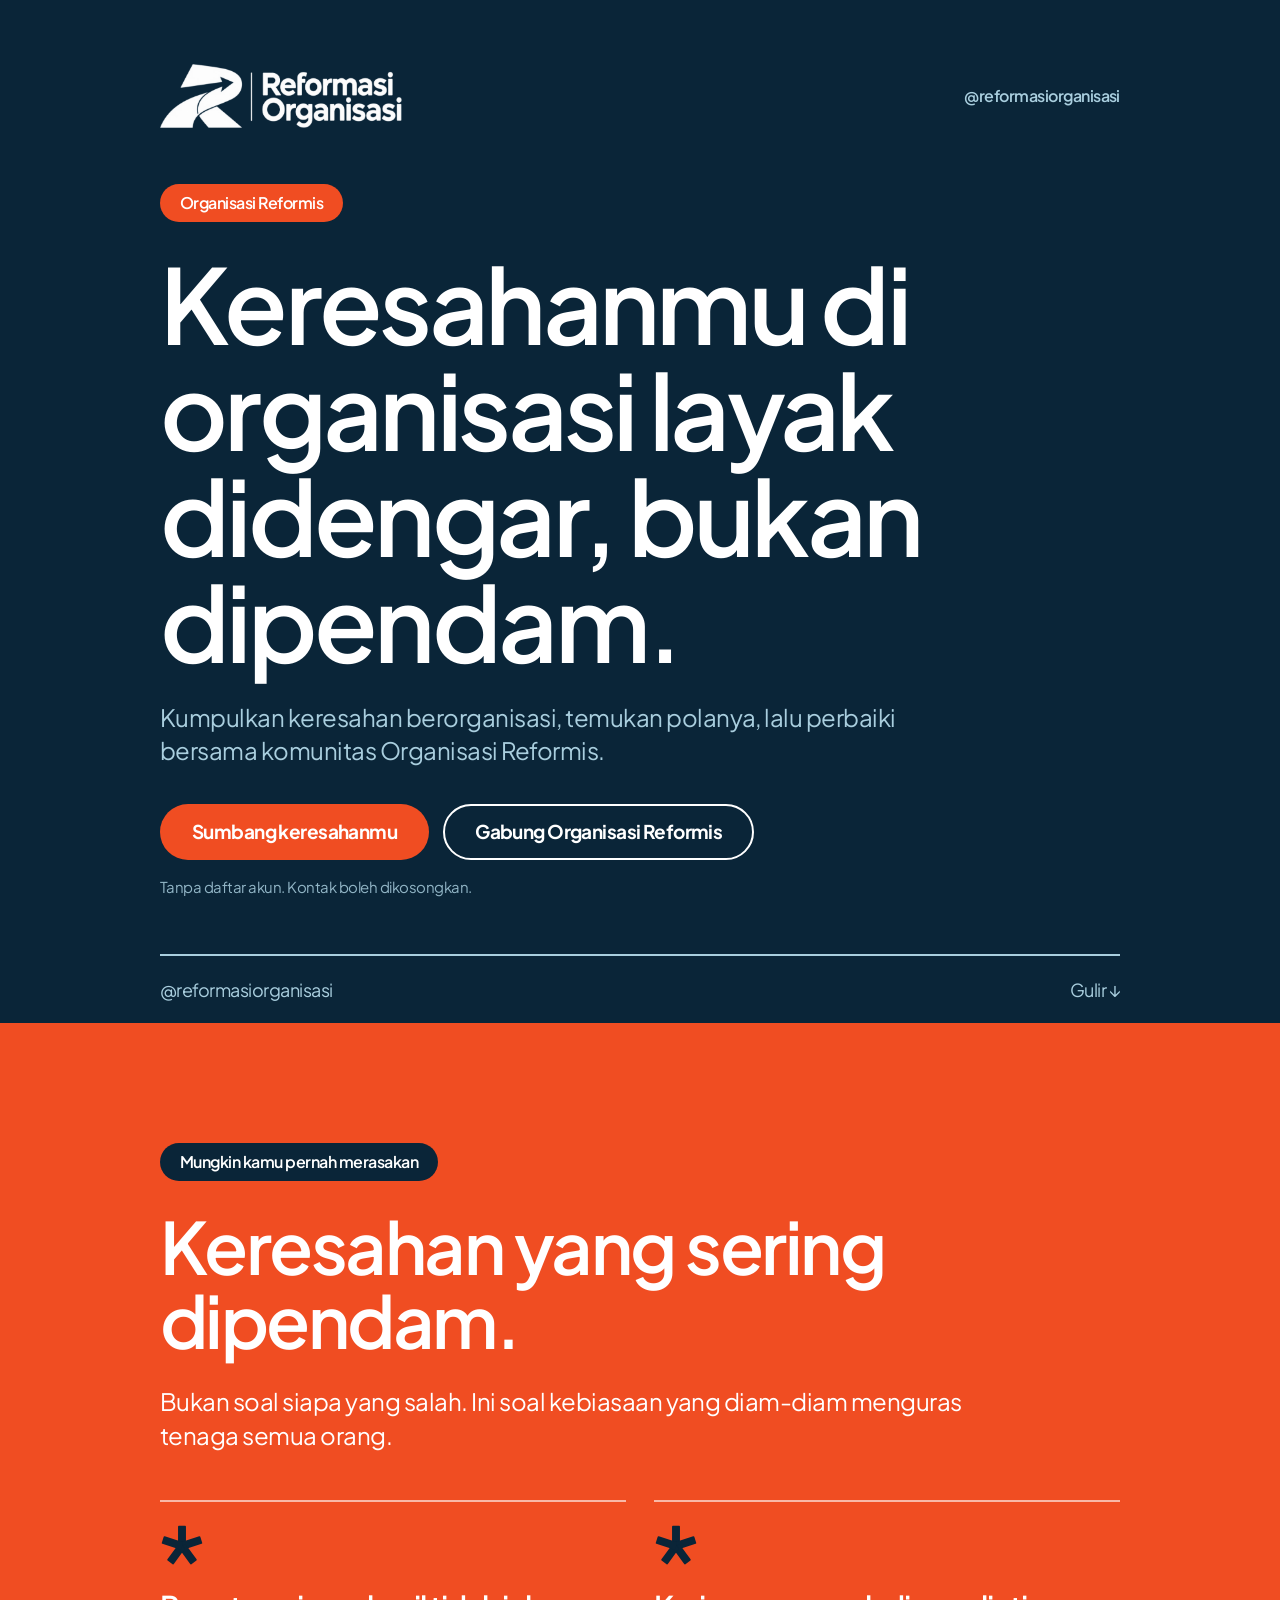
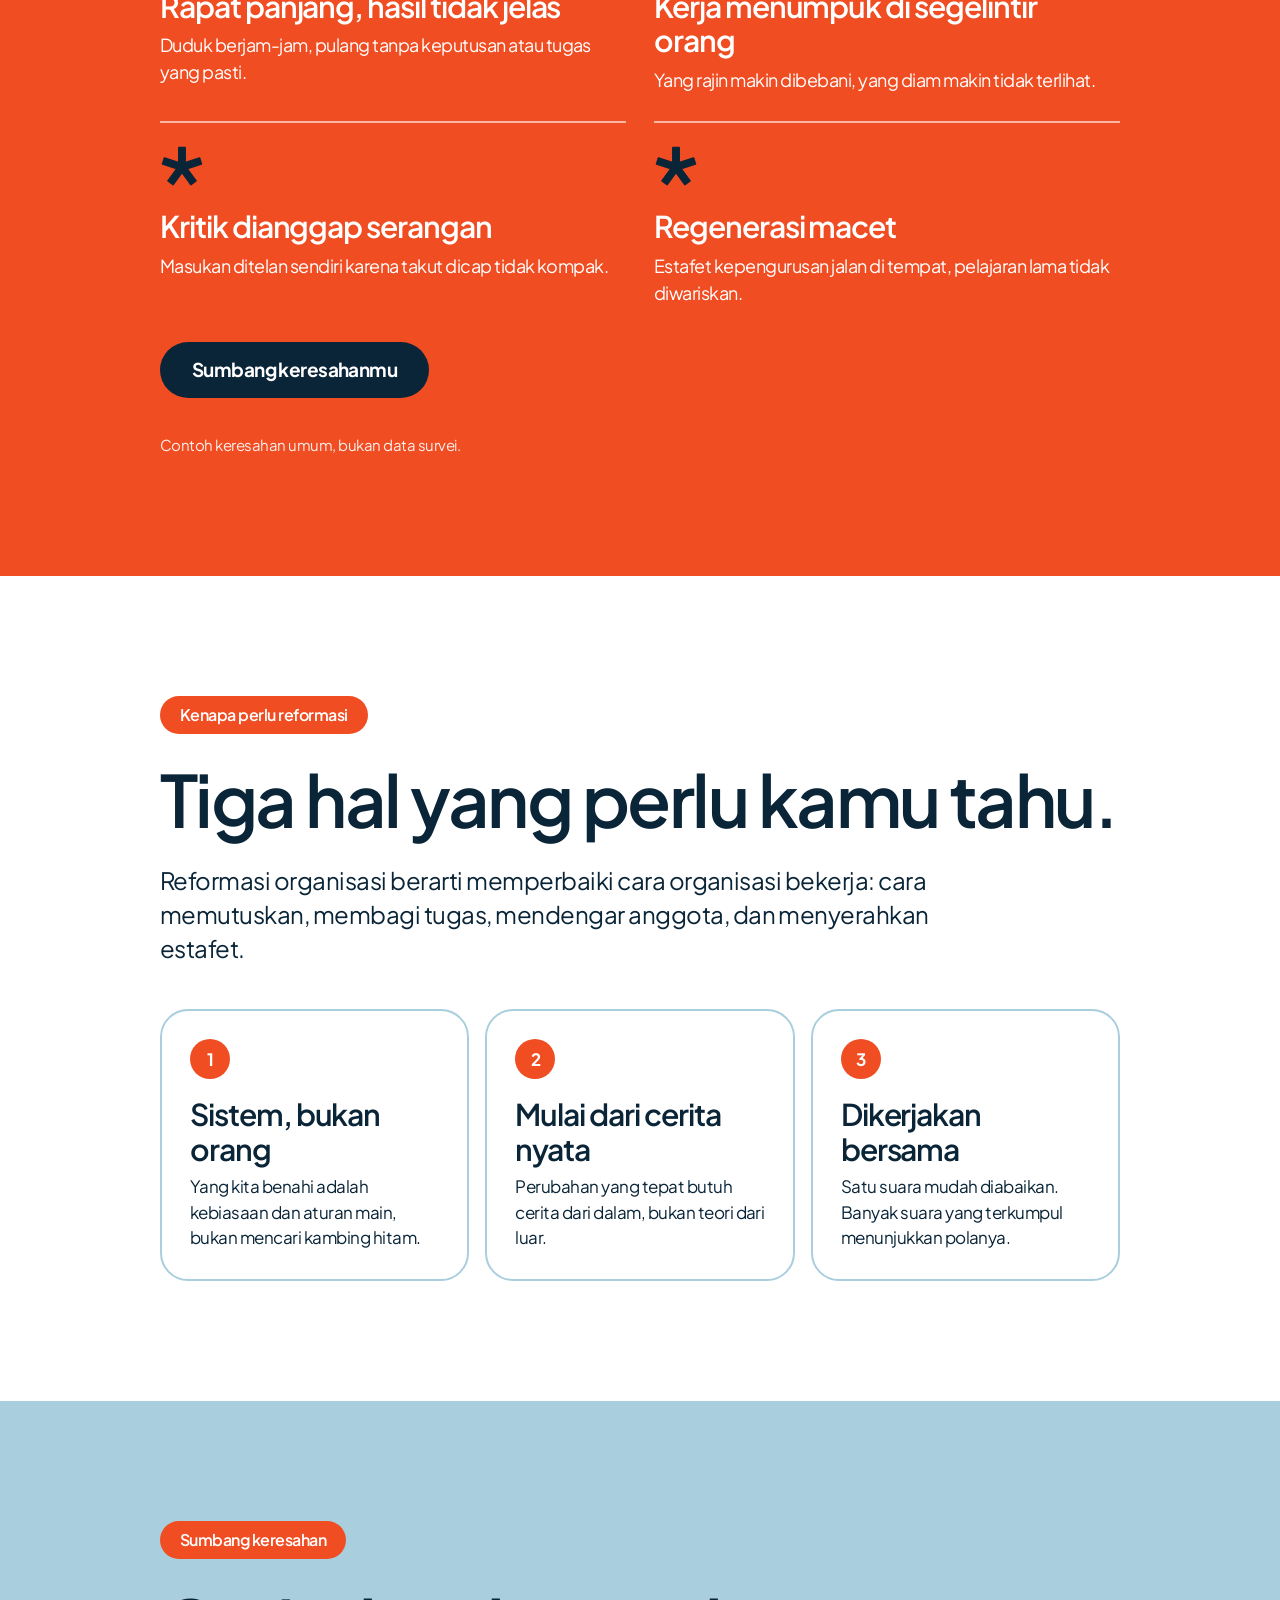
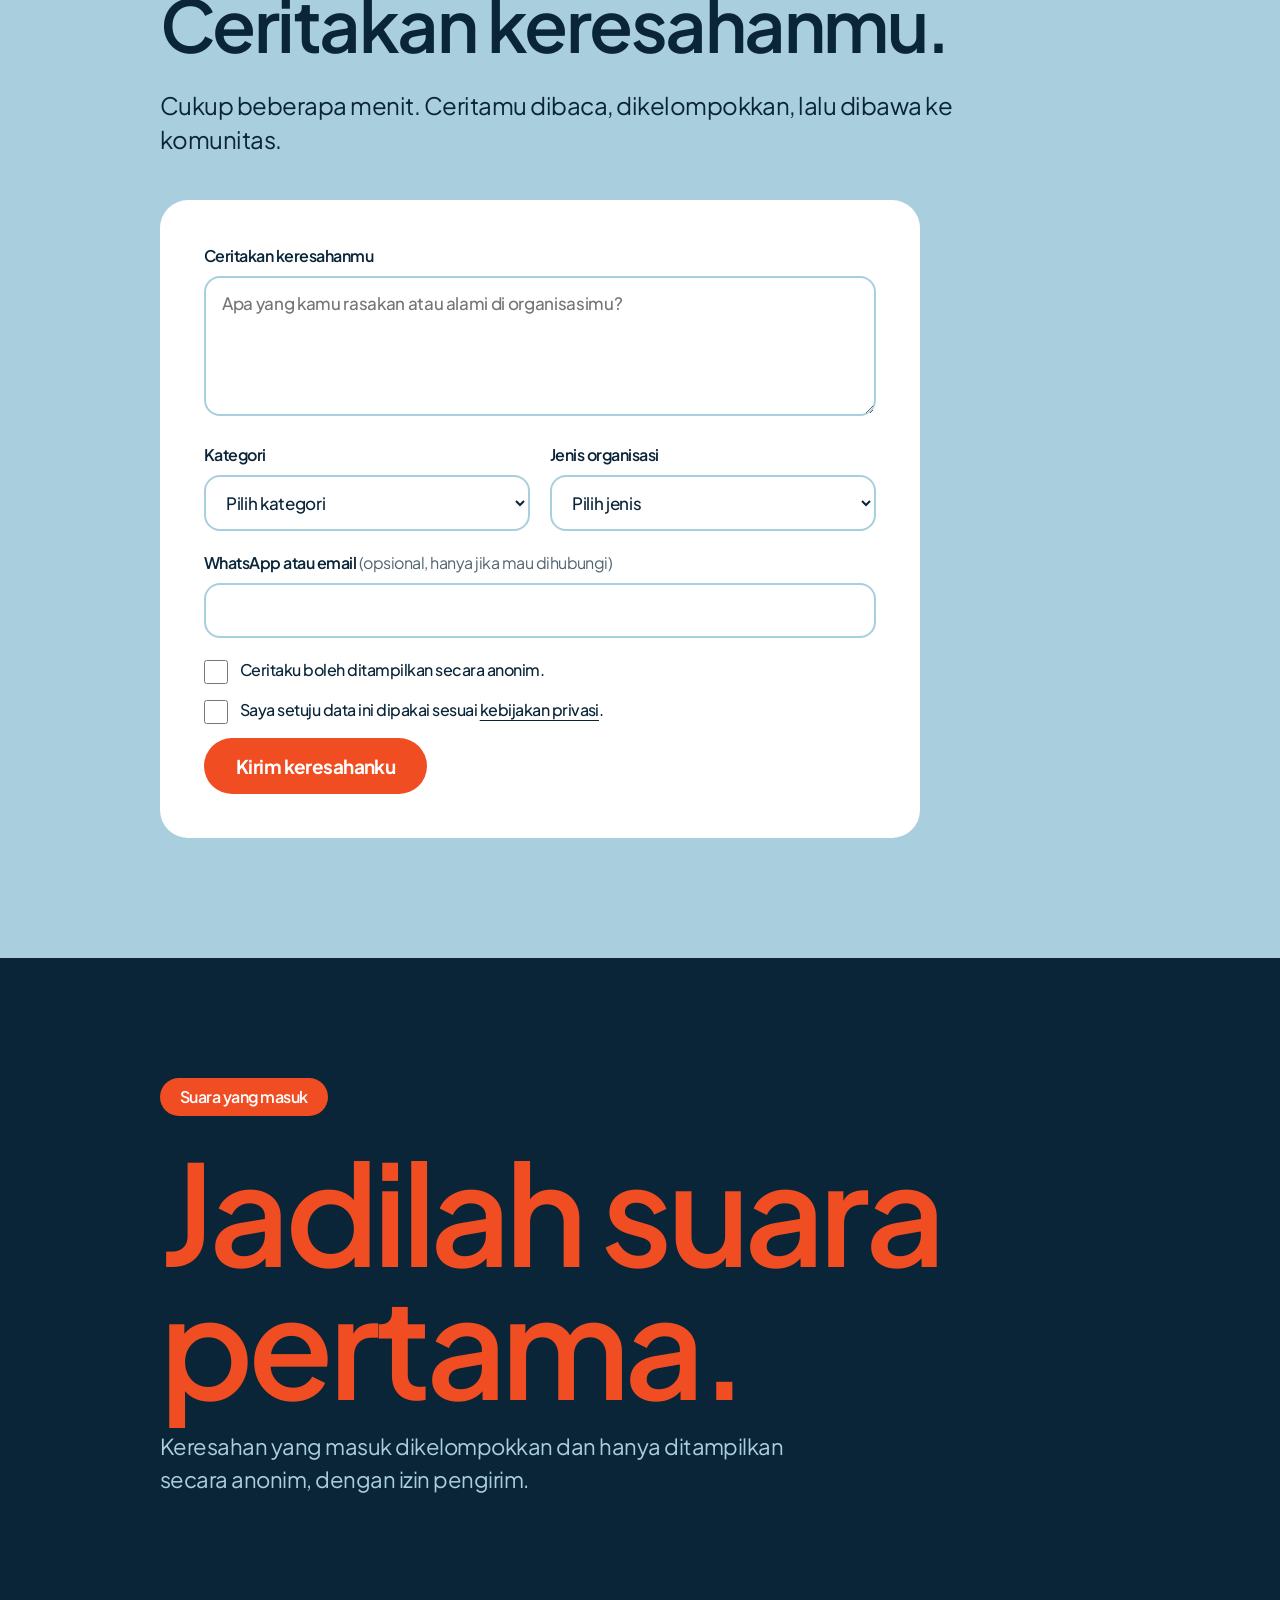
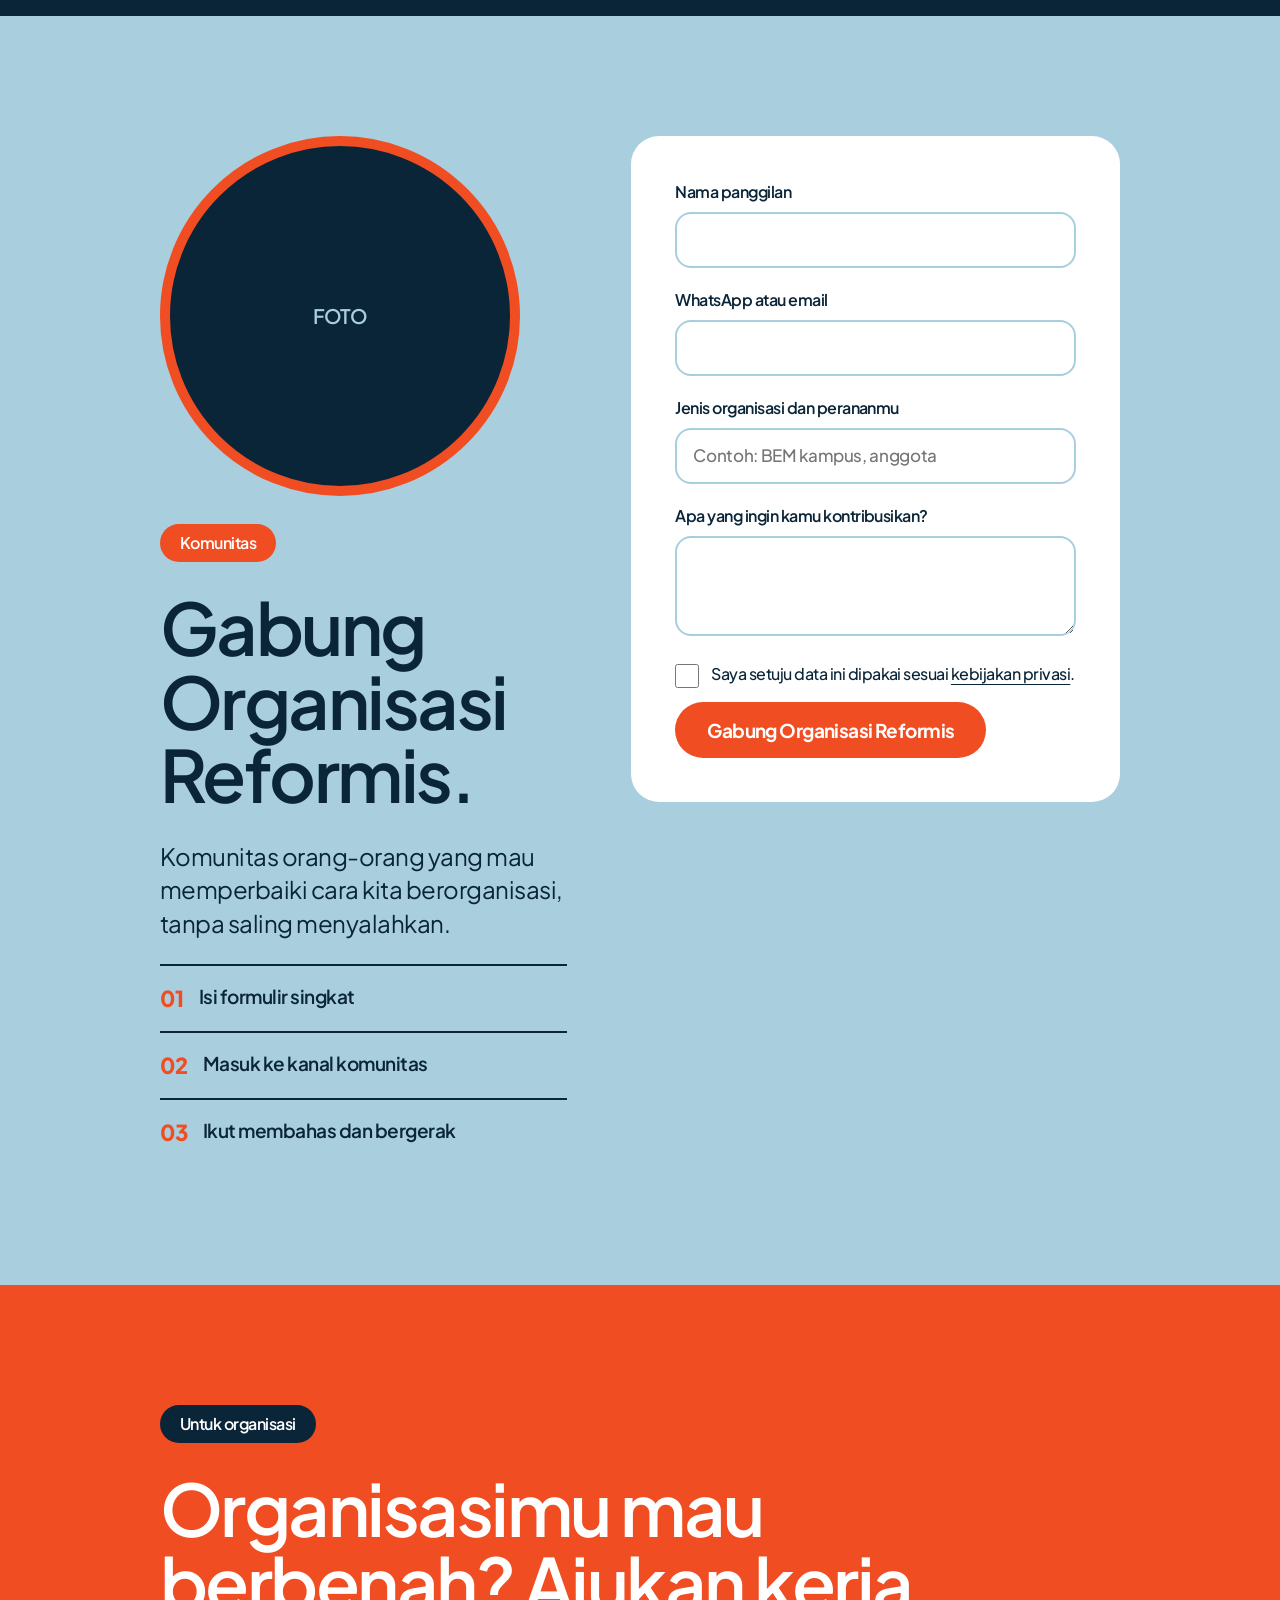
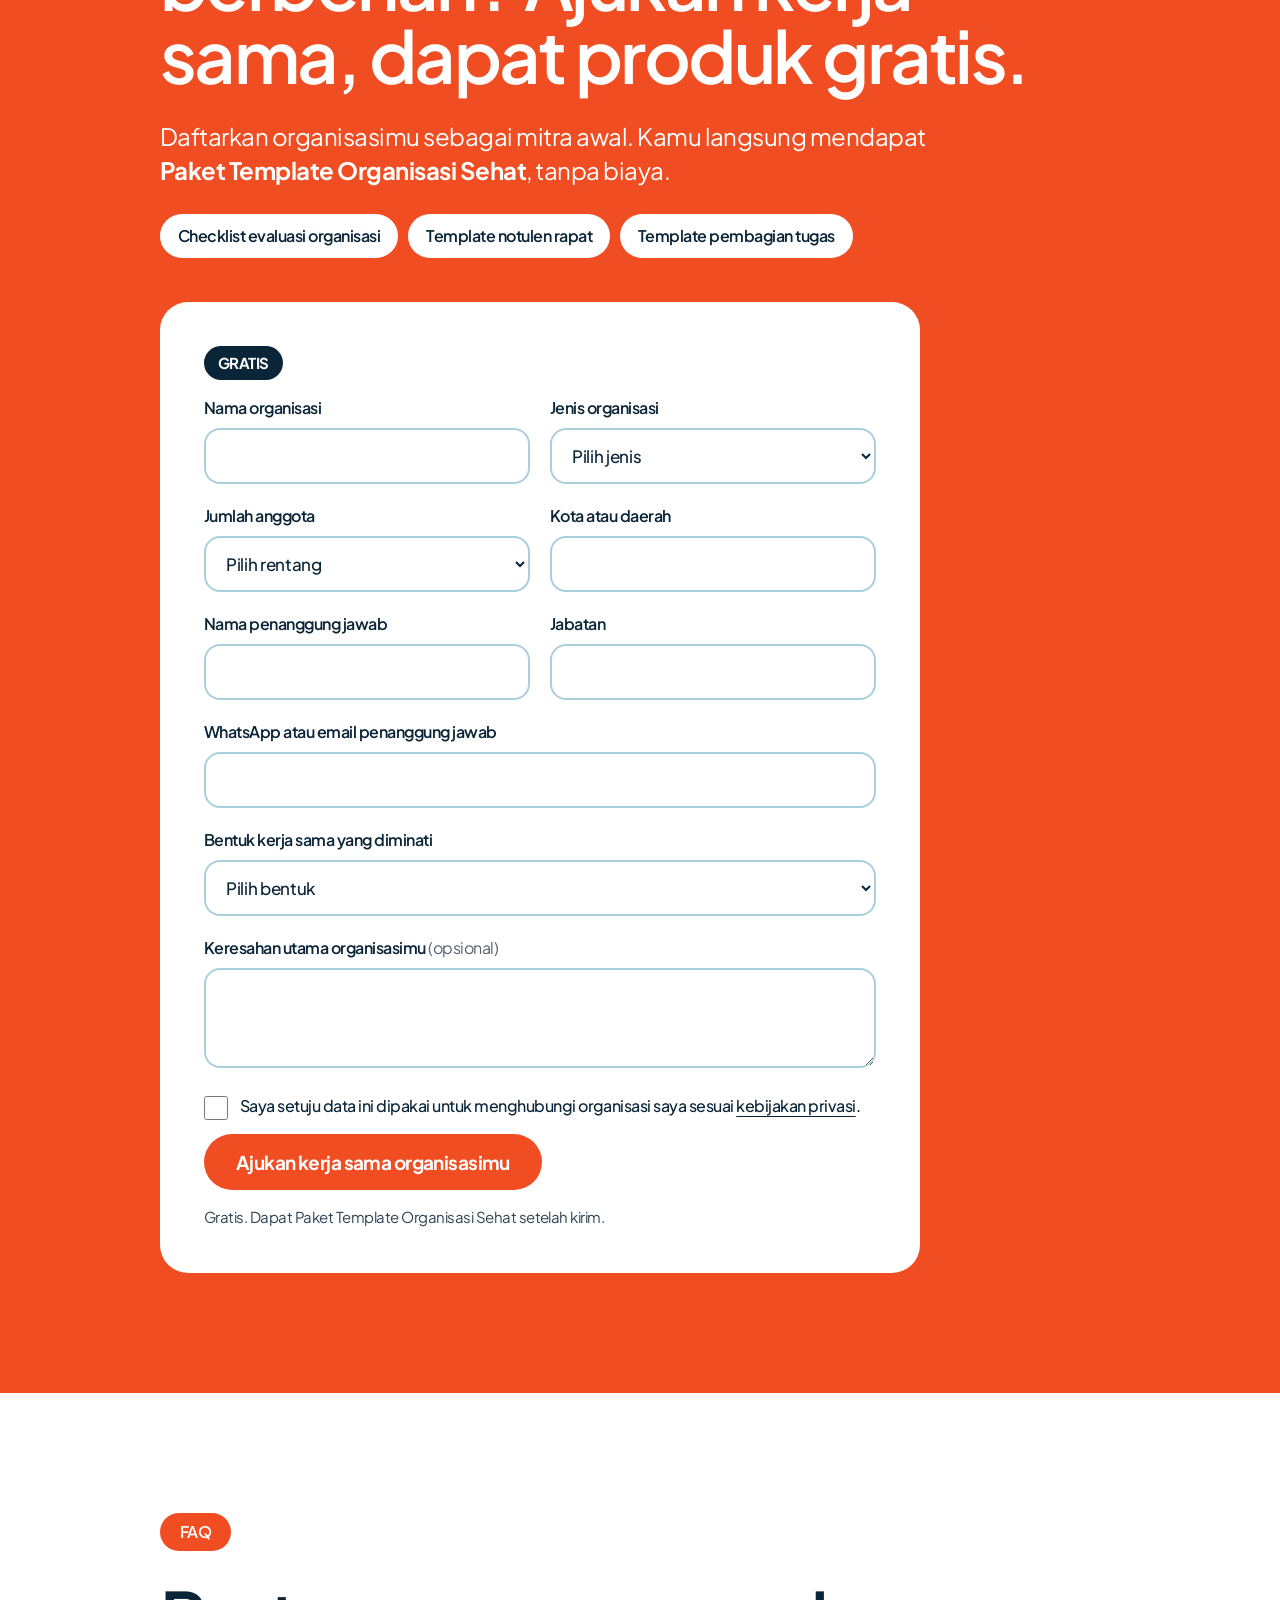
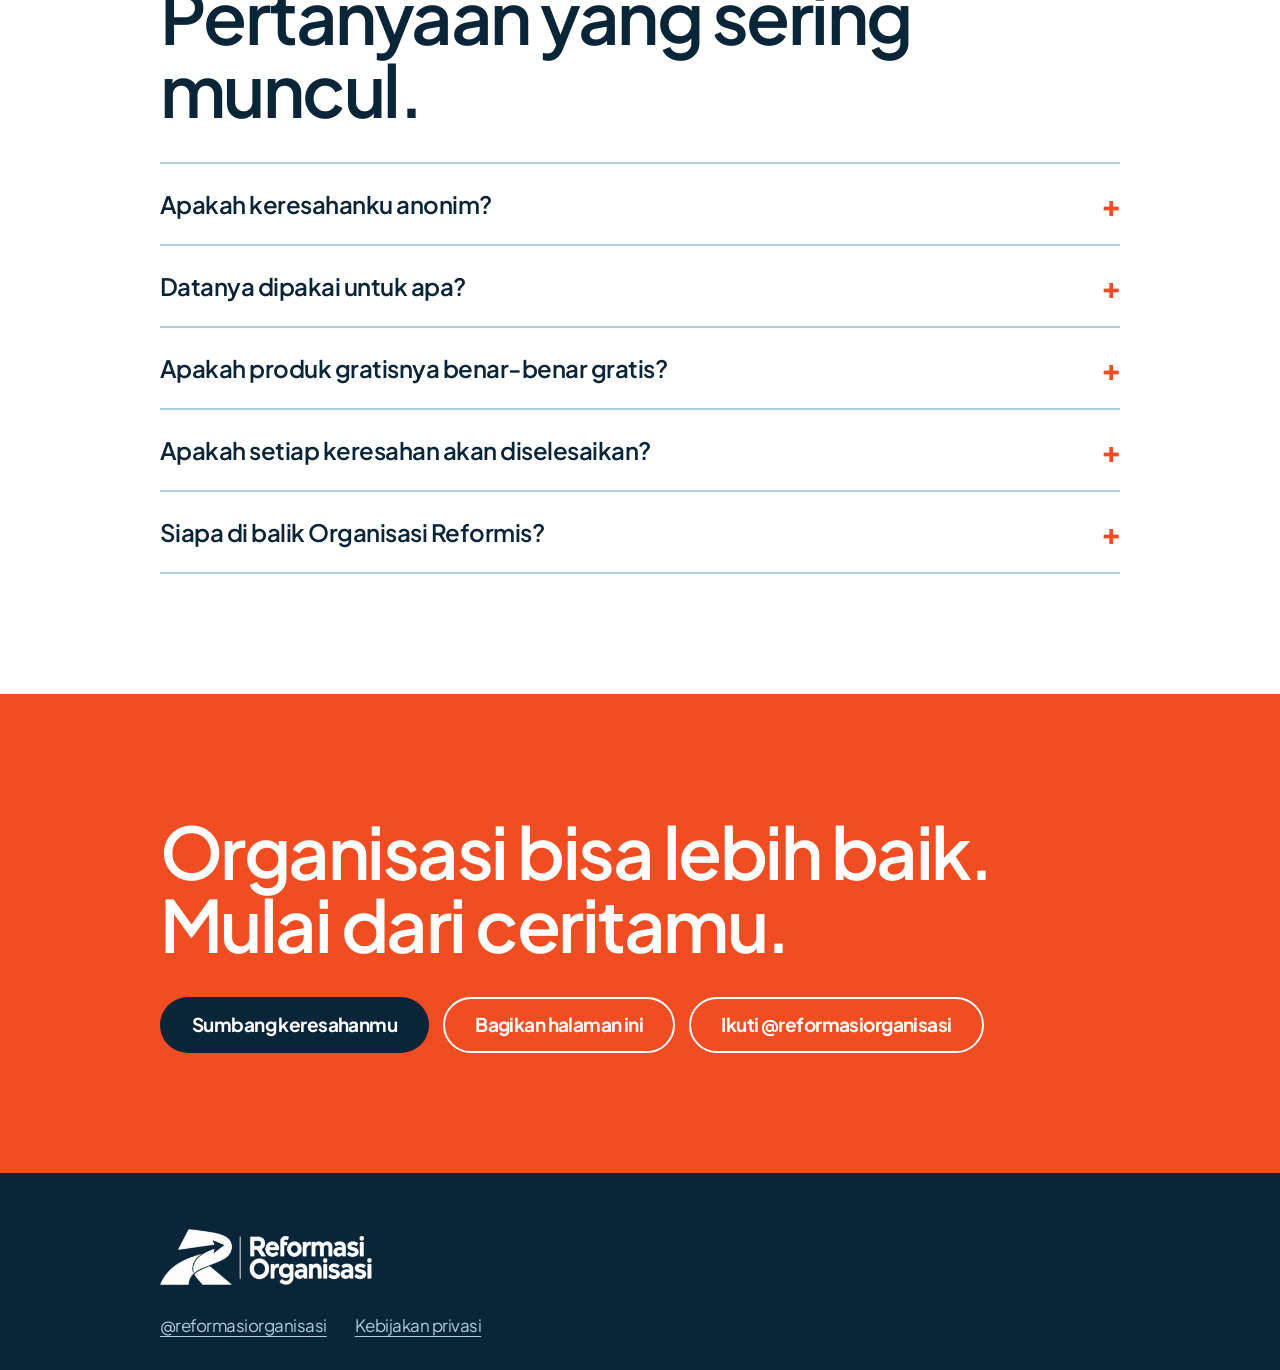
<file: index.html>
<!DOCTYPE html>
<html lang="id">
<head>
<meta charset="utf-8">
<meta name="viewport" content="width=device-width, initial-scale=1">
<title>Organisasi Reformis: Sumbang Keresahan Berorganisasi | Reformasi Organisasi</title>
<meta name="description" content="Keresahanmu di organisasi layak didengar. Sumbang keresahan, gabung komunitas Organisasi Reformis, atau ajukan kerja sama organisasimu dan dapat produk gratis.">
<meta name="theme-color" content="#0A2538">
<meta property="og:title" content="Keresahanmu di Organisasi Layak Didengar, Bukan Dipendam">
<meta property="og:description" content="Sumbang keresahan berorganisasi dan gabung komunitas Organisasi Reformis.">
<meta property="og:type" content="website">
<meta property="og:image" content="assets/og-image.png">
<link rel="icon" href="assets/favicon.png">
<link rel="preload" href="assets/plus-jakarta-sans-latin-600-normal.woff2" as="font" type="font/woff2" crossorigin>
<style>
@font-face{font-family:"Plus Jakarta Sans";font-weight:400;font-display:swap;src:url(assets/plus-jakarta-sans-latin-400-normal.woff2) format("woff2")}
@font-face{font-family:"Plus Jakarta Sans";font-weight:500;font-display:swap;src:url(assets/plus-jakarta-sans-latin-500-normal.woff2) format("woff2")}
@font-face{font-family:"Plus Jakarta Sans";font-weight:600;font-display:swap;src:url(assets/plus-jakarta-sans-latin-600-normal.woff2) format("woff2")}
@font-face{font-family:"Plus Jakarta Sans";font-weight:700;font-display:swap;src:url(assets/plus-jakarta-sans-latin-700-normal.woff2) format("woff2")}
@font-face{font-family:"Plus Jakarta Sans";font-weight:800;font-display:swap;src:url(assets/plus-jakarta-sans-latin-800-normal.woff2) format("woff2")}

:root{
  --navy:#0A2538; --orange:#F04D22; --sky:#A9CEDE; --white:#FFFFFF;
  --pad:clamp(20px,7vw,80px);
  --maxw:1120px;
  --r:28px;
}
*{box-sizing:border-box;margin:0;padding:0}
html{scroll-behavior:smooth;-webkit-text-size-adjust:100%}
body{font-family:"Plus Jakarta Sans",system-ui,sans-serif;font-size:17px;line-height:1.5;letter-spacing:-.03em;color:var(--navy);background:var(--white);-webkit-font-smoothing:antialiased}
img{max-width:100%;height:auto;display:block}
a{color:inherit}
.wrap{max-width:var(--maxw);margin:0 auto;padding-inline:var(--pad)}
section{padding-block:clamp(64px,10vw,120px)}
.bg-navy{background:var(--navy);color:var(--white)}
.bg-orange{background:var(--orange);color:var(--white)}
.bg-sky{background:var(--sky);color:var(--navy)}
.bg-white{background:var(--white);color:var(--navy)}

h1,h2,h3{font-weight:600;line-height:1.02;letter-spacing:-.035em}
h1{font-size:clamp(42px,10.5vw,104px)}
h2{font-size:clamp(34px,7.4vw,72px);margin-bottom:.4em}
h3{font-size:clamp(22px,3.4vw,30px);line-height:1.15}
.lead{font-size:clamp(18px,2.4vw,24px);line-height:1.4;max-width:34em;margin-top:1.1em}
.bg-navy .lead{color:var(--sky)}
.pill{display:inline-block;background:var(--orange);color:var(--white);font-weight:600;font-size:16px;line-height:1;padding:11px 20px;border-radius:999px;margin-bottom:28px}
.bg-orange .pill{background:var(--navy)}
.bg-sky .pill,.bg-white .pill{background:var(--orange)}

/* Buttons */
.btn{display:inline-flex;align-items:center;justify-content:center;text-align:center;gap:10px;min-height:56px;padding:14px 30px;border-radius:999px;font:700 19px/1.2 "Plus Jakarta Sans",sans-serif;letter-spacing:-.03em;text-decoration:none;border:2px solid transparent;cursor:pointer;transition:transform .15s,background .15s,color .15s}
.btn:hover{transform:translateY(-2px)}
.btn:focus-visible,input:focus-visible,select:focus-visible,textarea:focus-visible,summary:focus-visible{outline:3px solid var(--sky);outline-offset:3px}
.btn-orange{background:var(--orange);color:var(--white)}
.btn-navy{background:var(--navy);color:var(--white)}
.btn-ghost{border-color:currentColor;background:transparent;color:inherit}
.bg-navy .btn-ghost{color:var(--white)}
.btns{display:flex;flex-wrap:wrap;gap:14px;margin-top:36px}
.small{font-size:15px;opacity:.85;margin-top:16px}

/* Header / hero */
.hero{padding-top:clamp(36px,6vw,64px);min-height:100svh;display:flex;flex-direction:column}
.hero .wrap{flex:1;display:flex;flex-direction:column;width:100%}
.topbar{display:flex;justify-content:space-between;align-items:center;gap:20px}
.topbar img{height:clamp(44px,7vw,64px);width:auto}
.topbar span{font-weight:600;font-size:16px;color:var(--sky)}
.hero-body{flex:1;display:flex;flex-direction:column;justify-content:center;padding-block:56px}
.hero h1{max-width:11em}
.hero-body .pill{align-self:flex-start}
.formcard form>.btn{width:100%}
@media(min-width:620px){.formcard form>.btn{width:auto}}
.foot-line{border-top:2px solid var(--sky);padding-block:20px;display:flex;justify-content:space-between;font-size:18px;color:var(--sky)}

/* Keresahan */
.kw-grid{display:grid;gap:28px;margin-top:48px}
@media(min-width:760px){.kw-grid{grid-template-columns:repeat(2,1fr)}}
.kw{border-top:2px solid rgba(255,255,255,.6);padding-top:22px}
.kw svg{width:44px;height:44px;fill:var(--navy);margin-bottom:14px}
.kw h3{margin-bottom:8px}
.kw p{font-size:18px}
.note{font-size:15px;margin-top:36px;opacity:.9}

/* Kenapa */
.cards{display:grid;gap:16px;margin-top:44px}
@media(min-width:760px){.cards{grid-template-columns:repeat(3,1fr)}}
.card{background:var(--white);border:2px solid var(--sky);border-radius:var(--r);padding:28px}
.card .n{display:inline-flex;width:40px;height:40px;border-radius:50%;background:var(--orange);color:#fff;font-weight:700;align-items:center;justify-content:center;margin-bottom:18px}
.card p{margin-top:8px}

/* Forms */
.formcard{background:var(--white);color:var(--navy);border-radius:var(--r);padding:clamp(22px,4vw,44px);margin-top:44px;max-width:760px}
.field{margin-bottom:20px}
label,.legend{display:block;font-weight:600;font-size:16px;margin-bottom:8px}
.opt{font-weight:400;opacity:.7}
input[type=text],input[type=email],input[type=tel],select,textarea{width:100%;font:500 17px/1.4 "Plus Jakarta Sans",sans-serif;letter-spacing:-.02em;color:var(--navy);background:#fff;border:2px solid var(--sky);border-radius:16px;padding:14px 16px;min-height:52px}
textarea{min-height:140px;resize:vertical}
input:focus,select:focus,textarea:focus{border-color:var(--navy)}
.check{display:flex;gap:12px;align-items:flex-start;font-weight:500;font-size:16px;margin-bottom:14px}
.check input{width:24px;height:24px;margin-top:2px;accent-color:var(--orange);flex:none}
.check label{font-weight:500;margin:0}
.hp{position:absolute;left:-9999px;height:0;overflow:hidden}
.row2{display:grid;column-gap:20px}
@media(min-width:620px){.row2{grid-template-columns:1fr 1fr}}
.status{margin-top:18px;font-weight:600;border-radius:16px;padding:16px 18px;display:none}
.status.ok{display:block;background:var(--sky)}
.status.warn{display:block;background:#FFE9E2;color:#8A2610}
.thanks{display:none}
.thanks.show{display:block}
.thanks h3{font-size:clamp(26px,4vw,36px);margin-bottom:10px}
.thanks .btns{margin-top:22px}

/* Komunitas */
.split{display:grid;gap:40px;align-items:start}
@media(min-width:900px){.split{grid-template-columns:5fr 6fr;gap:64px}}
.photo{width:min(100%,360px);aspect-ratio:1;border-radius:50%;background:var(--navy);border:10px solid var(--orange);display:flex;align-items:center;justify-content:center;color:var(--sky);font-weight:600;font-size:20px;margin-bottom:28px}
.steps{list-style:none;margin-top:24px;counter-reset:s}
.steps li{counter-increment:s;display:flex;gap:16px;padding:16px 0;border-top:2px solid var(--navy);font-weight:600;font-size:19px}
.steps li::before{content:"0" counter(s);color:var(--orange);font-weight:800;font-size:22px}

/* Suara */
.big{font-size:clamp(46px,12vw,140px);font-weight:600;line-height:.95;letter-spacing:-.04em;color:var(--orange);margin-bottom:20px}
.bg-navy .big+p{max-width:30em;color:var(--sky);font-size:clamp(18px,2.2vw,22px)}

/* Kerja sama */
.gift{display:flex;flex-wrap:wrap;gap:10px;margin-top:26px}
.chip{background:var(--white);color:var(--navy);border-radius:999px;padding:10px 18px;font-weight:600;font-size:16px}
.bg-orange .formcard .chip{background:var(--sky)}
.free{display:inline-block;background:var(--navy);color:#fff;border-radius:999px;font-weight:700;font-size:15px;padding:6px 14px;margin-bottom:16px}

/* FAQ */
details{border-top:2px solid var(--sky);padding:22px 0}
details:last-of-type{border-bottom:2px solid var(--sky)}
summary{cursor:pointer;font-weight:600;font-size:clamp(19px,2.6vw,24px);list-style:none;display:flex;justify-content:space-between;gap:20px;align-items:center}
summary::-webkit-details-marker{display:none}
summary::after{content:"+";font-weight:800;font-size:30px;color:var(--orange);line-height:1}
details[open] summary::after{content:"\2212"}
details p{margin-top:12px;max-width:42em;font-size:18px}

/* Footer */
footer{background:var(--navy);color:var(--white);padding-block:56px 32px}
footer img{height:56px;width:auto;margin-bottom:28px}
.foot-links{display:flex;flex-wrap:wrap;gap:12px 28px;font-size:17px;color:var(--sky)}
.foot-links a,.linkbtn{color:var(--sky);background:none;border:0;font:inherit;letter-spacing:inherit;cursor:pointer;text-decoration:underline;text-underline-offset:4px}
dialog{border:0;border-radius:var(--r);max-width:min(640px,calc(100vw - 32px));padding:32px;color:var(--navy);font-size:16px}
dialog::backdrop{background:rgba(10,37,56,.7)}
dialog h3{margin-bottom:14px}
dialog p,dialog li{margin-bottom:10px}
dialog ul{padding-left:20px}
@media (prefers-reduced-motion:reduce){*{transition:none!important;scroll-behavior:auto!important}}
</style>
</head>
<body>

<!-- 1. HERO (navy) -->
<header class="hero bg-navy">
  <div class="wrap">
    <div class="topbar">
      <img src="assets/logo-putih.png" alt="Reformasi Organisasi" width="749" height="198">
      <span>@reformasiorganisasi</span>
    </div>
    <div class="hero-body">
      <span class="pill">Organisasi Reformis</span>
      <h1>Keresahanmu di organisasi layak didengar, bukan dipendam.</h1>
      <p class="lead">Kumpulkan keresahan berorganisasi, temukan polanya, lalu perbaiki bersama komunitas Organisasi Reformis.</p>
      <div class="btns">
        <a class="btn btn-orange" href="#keresahan" data-cta="hero-keresahan">Sumbang keresahanmu</a>
        <a class="btn btn-ghost" href="#komunitas" data-cta="hero-komunitas">Gabung Organisasi Reformis</a>
      </div>
      <p class="small" style="color:var(--sky)">Tanpa daftar akun. Kontak boleh dikosongkan.</p>
    </div>
    <div class="foot-line"><span>@reformasiorganisasi</span><span>Gulir &darr;</span></div>
  </div>
</header>

<main>
<!-- 2. KERESAHAN UMUM (orange) -->
<section class="bg-orange" id="masalah">
  <div class="wrap">
    <span class="pill">Mungkin kamu pernah merasakan</span>
    <h2>Keresahan yang sering dipendam.</h2>
    <p class="lead">Bukan soal siapa yang salah. Ini soal kebiasaan yang diam-diam menguras tenaga semua orang.</p>
    <div class="kw-grid">
      <div class="kw"><svg viewBox="-50 -50 100 100" aria-hidden="true"><use href="#ast"/></svg><h3>Rapat panjang, hasil tidak jelas</h3><p>Duduk berjam-jam, pulang tanpa keputusan atau tugas yang pasti.</p></div>
      <div class="kw"><svg viewBox="-50 -50 100 100" aria-hidden="true"><use href="#ast"/></svg><h3>Kerja menumpuk di segelintir orang</h3><p>Yang rajin makin dibebani, yang diam makin tidak terlihat.</p></div>
      <div class="kw"><svg viewBox="-50 -50 100 100" aria-hidden="true"><use href="#ast"/></svg><h3>Kritik dianggap serangan</h3><p>Masukan ditelan sendiri karena takut dicap tidak kompak.</p></div>
      <div class="kw"><svg viewBox="-50 -50 100 100" aria-hidden="true"><use href="#ast"/></svg><h3>Regenerasi macet</h3><p>Estafet kepengurusan jalan di tempat, pelajaran lama tidak diwariskan.</p></div>
    </div>
    <div class="btns"><a class="btn btn-navy" href="#keresahan" data-cta="masalah-keresahan">Sumbang keresahanmu</a></div>
    <p class="note">Contoh keresahan umum, bukan data survei.</p>
  </div>
</section>

<!-- 3. KENAPA REFORMASI (putih) -->
<section class="bg-white" id="kenapa">
  <div class="wrap">
    <span class="pill">Kenapa perlu reformasi</span>
    <h2>Tiga hal yang perlu kamu tahu.</h2>
    <p class="lead">Reformasi organisasi berarti memperbaiki cara organisasi bekerja: cara memutuskan, membagi tugas, mendengar anggota, dan menyerahkan estafet.</p>
    <div class="cards">
      <div class="card"><span class="n">1</span><h3>Sistem, bukan orang</h3><p>Yang kita benahi adalah kebiasaan dan aturan main, bukan mencari kambing hitam.</p></div>
      <div class="card"><span class="n">2</span><h3>Mulai dari cerita nyata</h3><p>Perubahan yang tepat butuh cerita dari dalam, bukan teori dari luar.</p></div>
      <div class="card"><span class="n">3</span><h3>Dikerjakan bersama</h3><p>Satu suara mudah diabaikan. Banyak suara yang terkumpul menunjukkan polanya.</p></div>
    </div>
  </div>
</section>

<!-- 4. FORM KERESAHAN (sky) -->
<section class="bg-sky" id="keresahan">
  <div class="wrap">
    <span class="pill">Sumbang keresahan</span>
    <h2>Ceritakan keresahanmu.</h2>
    <p class="lead">Cukup beberapa menit. Ceritamu dibaca, dikelompokkan, lalu dibawa ke komunitas.</p>
    <div class="formcard">
      <form data-form="keresahan" novalidate>
        <div class="hp" aria-hidden="true"><label>Jangan diisi <input type="text" name="website" tabindex="-1" autocomplete="off"></label></div>
        <div class="field"><label for="k-cerita">Ceritakan keresahanmu</label><textarea id="k-cerita" name="keresahan" required placeholder="Apa yang kamu rasakan atau alami di organisasimu?"></textarea></div>
        <div class="row2">
          <div class="field"><label for="k-kat">Kategori</label>
            <select id="k-kat" name="kategori" required><option value="">Pilih kategori</option><option>Kepemimpinan</option><option>Komunikasi</option><option>Pembagian kerja</option><option>Regenerasi</option><option>Transparansi</option><option>Budaya</option><option>Lainnya</option></select></div>
          <div class="field"><label for="k-jenis">Jenis organisasi</label>
            <select id="k-jenis" name="jenis_organisasi" required><option value="">Pilih jenis</option><option>Kampus</option><option>Komunitas</option><option>Sosial</option><option>Pemerintahan</option><option>Perusahaan</option><option>Lainnya</option></select></div>
        </div>
        <div class="field"><label for="k-kontak">WhatsApp atau email <span class="opt">(opsional, hanya jika mau dihubungi)</span></label><input id="k-kontak" type="text" name="kontak" autocomplete="off"></div>
        <div class="check"><input id="k-anon" type="checkbox" name="tampil_anonim" value="ya"><label for="k-anon">Ceritaku boleh ditampilkan secara anonim.</label></div>
        <div class="check"><input id="k-setuju" type="checkbox" name="persetujuan" value="ya" required><label for="k-setuju">Saya setuju data ini dipakai sesuai <button type="button" class="linkbtn" style="color:var(--navy)" data-open="privasi">kebijakan privasi</button>.</label></div>
        <button class="btn btn-orange" type="submit" data-cta="form-keresahan">Kirim keresahanku</button>
        <div class="status" role="status" aria-live="polite"></div>
      </form>
      <div class="thanks" data-thanks="keresahan">
        <h3>Terima kasih sudah bersuara.</h3>
        <p>Keresahanmu sudah kami terima. Kamu tidak sendirian, dan banyak orang merasakan hal serupa.</p>
        <div class="btns"><a class="btn btn-orange" href="#komunitas">Gabung Organisasi Reformis</a><button class="btn btn-ghost" type="button" data-share>Bagikan halaman ini</button></div>
      </div>
    </div>
  </div>
</section>

<!-- 5. SUARA YANG MASUK (navy) -->
<section class="bg-navy" id="suara">
  <div class="wrap">
    <span class="pill">Suara yang masuk</span>
    <div class="big" id="counter" aria-live="polite">Jadilah suara pertama.</div>
    <p>Keresahan yang masuk dikelompokkan dan hanya ditampilkan secara anonim, dengan izin pengirim.</p>
  </div>
</section>

<!-- 6. KOMUNITAS (sky) -->
<section class="bg-sky" id="komunitas">
  <div class="wrap split">
    <div>
      <div class="photo" role="img" aria-label="Placeholder foto komunitas">FOTO</div>
      <span class="pill">Komunitas</span>
      <h2>Gabung Organisasi Reformis.</h2>
      <p class="lead" style="margin-top:0">Komunitas orang-orang yang mau memperbaiki cara kita berorganisasi, tanpa saling menyalahkan.</p>
      <ol class="steps">
        <li>Isi formulir singkat</li>
        <li>Masuk ke kanal komunitas</li>
        <li>Ikut membahas dan bergerak</li>
      </ol>
    </div>
    <div class="formcard" style="margin-top:0">
      <form data-form="komunitas" novalidate>
        <div class="hp" aria-hidden="true"><label>Jangan diisi <input type="text" name="website" tabindex="-1" autocomplete="off"></label></div>
        <div class="field"><label for="g-nama">Nama panggilan</label><input id="g-nama" type="text" name="nama" required autocomplete="nickname"></div>
        <div class="field"><label for="g-kontak">WhatsApp atau email</label><input id="g-kontak" type="text" name="kontak" required autocomplete="off"></div>
        <div class="field"><label for="g-peran">Jenis organisasi dan perananmu</label><input id="g-peran" type="text" name="organisasi_peran" required placeholder="Contoh: BEM kampus, anggota"></div>
        <div class="field"><label for="g-kontribusi">Apa yang ingin kamu kontribusikan?</label><textarea id="g-kontribusi" name="kontribusi" style="min-height:100px"></textarea></div>
        <div class="check"><input id="g-setuju" type="checkbox" name="persetujuan" value="ya" required><label for="g-setuju">Saya setuju data ini dipakai sesuai <button type="button" class="linkbtn" style="color:var(--navy)" data-open="privasi">kebijakan privasi</button>.</label></div>
        <button class="btn btn-orange" type="submit" data-cta="form-komunitas">Gabung Organisasi Reformis</button>
        <div class="status" role="status" aria-live="polite"></div>
      </form>
      <div class="thanks" data-thanks="komunitas">
        <h3>Selamat datang di Organisasi Reformis.</h3>
        <p>Pendaftaranmu sudah kami terima. Tautan kanal komunitas akan dikirim ke kontak yang kamu isi.</p>
        <div class="btns"><button class="btn btn-ghost" type="button" data-share>Ajak temanmu</button></div>
      </div>
    </div>
  </div>
</section>

<!-- 7. KERJA SAMA + PRODUK GRATIS (orange) -->
<section class="bg-orange" id="kerjasama">
  <div class="wrap">
    <span class="pill">Untuk organisasi</span>
    <h2>Organisasimu mau berbenah? Ajukan kerja sama, dapat produk gratis.</h2>
    <p class="lead" style="color:#fff">Daftarkan organisasimu sebagai mitra awal. Kamu langsung mendapat <strong>Paket Template Organisasi Sehat</strong>, tanpa biaya.</p>
    <div class="gift"><span class="chip">Checklist evaluasi organisasi</span><span class="chip">Template notulen rapat</span><span class="chip">Template pembagian tugas</span></div>
    <div class="formcard">
      <span class="free">GRATIS</span>
      <form data-form="kerjasama" novalidate>
        <div class="hp" aria-hidden="true"><label>Jangan diisi <input type="text" name="website" tabindex="-1" autocomplete="off"></label></div>
        <div class="row2">
          <div class="field"><label for="m-org">Nama organisasi</label><input id="m-org" type="text" name="nama_organisasi" required autocomplete="organization"></div>
          <div class="field"><label for="m-jenis">Jenis organisasi</label><select id="m-jenis" name="jenis_organisasi" required><option value="">Pilih jenis</option><option>Kampus</option><option>Komunitas</option><option>Sosial</option><option>Pemerintahan</option><option>Perusahaan</option><option>Lainnya</option></select></div>
        </div>
        <div class="row2">
          <div class="field"><label for="m-anggota">Jumlah anggota</label><select id="m-anggota" name="jumlah_anggota" required><option value="">Pilih rentang</option><option>1 sampai 20</option><option>21 sampai 50</option><option>51 sampai 100</option><option>Lebih dari 100</option></select></div>
          <div class="field"><label for="m-kota">Kota atau daerah</label><input id="m-kota" type="text" name="kota" required></div>
        </div>
        <div class="row2">
          <div class="field"><label for="m-pic">Nama penanggung jawab</label><input id="m-pic" type="text" name="pic" required autocomplete="name"></div>
          <div class="field"><label for="m-jabatan">Jabatan</label><input id="m-jabatan" type="text" name="jabatan" required></div>
        </div>
        <div class="field"><label for="m-kontak">WhatsApp atau email penanggung jawab</label><input id="m-kontak" type="text" name="kontak" required autocomplete="off"></div>
        <div class="field"><label for="m-bentuk">Bentuk kerja sama yang diminati</label><select id="m-bentuk" name="bentuk_kerja_sama" required><option value="">Pilih bentuk</option><option>Survei internal</option><option>Diskusi atau workshop</option><option>Kolaborasi konten</option><option>Jadi mitra komunitas</option><option>Lainnya</option></select></div>
        <div class="field"><label for="m-resah">Keresahan utama organisasimu <span class="opt">(opsional)</span></label><textarea id="m-resah" name="keresahan_utama" style="min-height:100px"></textarea></div>
        <div class="check"><input id="m-setuju" type="checkbox" name="persetujuan" value="ya" required><label for="m-setuju">Saya setuju data ini dipakai untuk menghubungi organisasi saya sesuai <button type="button" class="linkbtn" style="color:var(--navy)" data-open="privasi">kebijakan privasi</button>.</label></div>
        <button class="btn btn-orange" type="submit" data-cta="form-kerjasama">Ajukan kerja sama organisasimu</button>
        <p class="small" style="color:var(--navy)">Gratis. Dapat Paket Template Organisasi Sehat setelah kirim.</p>
        <div class="status" role="status" aria-live="polite"></div>
      </form>
      <div class="thanks" data-thanks="kerjasama">
        <h3>Pengajuan diterima.</h3>
        <p>Terima kasih. Paket Template Organisasi Sehat akan dikirim ke kontak penanggung jawab, dan tim kami akan menghubungi untuk membahas kerja sama.</p>
        <div class="btns" id="dl-slot"></div>
      </div>
    </div>
  </div>
</section>

<!-- 8. FAQ (putih) -->
<section class="bg-white" id="faq">
  <div class="wrap">
    <span class="pill">FAQ</span>
    <h2>Pertanyaan yang sering muncul.</h2>
    <div style="margin-top:36px">
      <details><summary>Apakah keresahanku anonim?</summary><p>Kontak bersifat opsional. Kamu juga bisa memilih agar ceritamu hanya ditampilkan secara anonim, dan tanpa izinmu ceritamu tidak ditampilkan.</p></details>
      <details><summary>Datanya dipakai untuk apa?</summary><p>Untuk membaca pola keresahan, menghubungi kamu bila kamu mengisi kontak, dan menyusun materi komunitas. Lihat kebijakan privasi ringkas di bagian bawah halaman.</p></details>
      <details><summary>Apakah produk gratisnya benar-benar gratis?</summary><p>Ya. Paket Template Organisasi Sehat diberikan tanpa biaya kepada organisasi yang mengajukan kerja sama.</p></details>
      <details><summary>Apakah setiap keresahan akan diselesaikan?</summary><p>Setiap keresahan dibaca, dikelompokkan, dan dibawa ke komunitas. Kami tidak menjanjikan tiap keresahan selesai satu per satu, tapi pola yang muncul akan dibahas bersama.</p></details>
      <details><summary>Siapa di balik Organisasi Reformis?</summary><p>Organisasi Reformis adalah komunitas di bawah akun @reformasiorganisasi. Kamu bisa mengikuti kontennya di Instagram.</p></details>
    </div>
  </div>
</section>

<!-- 9. CTA PENUTUP (orange) -->
<section class="bg-orange" id="penutup">
  <div class="wrap">
    <h2>Organisasi bisa lebih baik. Mulai dari ceritamu.</h2>
    <div class="btns">
      <a class="btn btn-navy" href="#keresahan" data-cta="penutup-keresahan">Sumbang keresahanmu</a>
      <button class="btn btn-ghost" type="button" data-share style="color:#fff">Bagikan halaman ini</button>
      <a class="btn btn-ghost" href="https://www.instagram.com/reformasiorganisasi" rel="noopener" style="color:#fff">Ikuti @reformasiorganisasi</a>
    </div>
  </div>
</section>
</main>

<!-- FOOTER (navy) -->
<footer>
  <div class="wrap">
    <img src="assets/logo-putih.png" alt="Reformasi Organisasi" width="749" height="198" loading="lazy">
    <div class="foot-links">
      <a href="https://www.instagram.com/reformasiorganisasi" rel="noopener">@reformasiorganisasi</a>
      <button class="linkbtn" type="button" data-open="privasi">Kebijakan privasi</button>
    </div>
  </div>
</footer>

<dialog id="privasi">
  <h3>Kebijakan privasi (ringkas)</h3>
  <ul>
    <li>Kami mengumpulkan hanya data yang kamu isi di formulir.</li>
    <li>Data dipakai untuk membaca pola keresahan, menghubungi kamu bila kamu mengisi kontak, dan menyusun materi komunitas.</li>
    <li>Ceritamu tidak ditampilkan ke publik tanpa izinmu, dan bila ditampilkan, dilakukan secara anonim.</li>
    <li>Kontak pada formulir keresahan bersifat opsional.</li>
    <li>Untuk pengguna di bawah 18 tahun, pengisian formulir memerlukan persetujuan orang tua atau wali.</li>
    <li>Untuk meminta data dihapus, hubungi @reformasiorganisasi di Instagram.</li>
  </ul>
  <form method="dialog" style="margin-top:18px"><button class="btn btn-navy" style="min-height:48px">Tutup</button></form>
</dialog>

<svg width="0" height="0" style="position:absolute" aria-hidden="true">
  <defs>
    <g id="ast"><rect x="-9" y="-46" width="18" height="46" rx="2"/><rect x="-9" y="-46" width="18" height="46" rx="2" transform="rotate(72)"/><rect x="-9" y="-46" width="18" height="46" rx="2" transform="rotate(144)"/><rect x="-9" y="-46" width="18" height="46" rx="2" transform="rotate(216)"/><rect x="-9" y="-46" width="18" height="46" rx="2" transform="rotate(288)"/></g>
  </defs>
</svg>

<script>
/* ===== KONFIGURASI =====
   Isi endpoint agar formulir benar-benar menyimpan data (Google Apps Script web app,
   Formspree, Airtable webhook, dsb). Selama kosong, halaman berjalan sebagai pratinjau
   dan TIDAK menyimpan apa pun. */
var CONFIG = {
  endpoints: { keresahan: "", komunitas: "", kerjasama: "" },
  counterUrl: "",   /* opsional: URL yang mengembalikan {"count": 123} */
  downloadUrl: ""   /* tautan unduh Paket Template Organisasi Sehat */
};

(function(){
  var qs = new URLSearchParams(location.search);
  var utm = {};
  ["utm_source","utm_medium","utm_campaign","utm_content","ref"].forEach(function(k){ if(qs.get(k)) utm[k]=qs.get(k); });

  function msg(form, cls, text){
    var s = form.querySelector(".status"); s.className = "status " + cls; s.textContent = text;
  }

  document.querySelectorAll("form[data-form]").forEach(function(form){
    form.addEventListener("submit", function(e){
      e.preventDefault();
      var name = form.getAttribute("data-form");
      if(form.querySelector('[name=website]').value){ return; } /* honeypot */
      var missing = Array.prototype.filter.call(form.querySelectorAll("[required]"), function(el){
        return el.type==="checkbox" ? !el.checked : !el.value.trim();
      });
      if(missing.length){
        missing[0].focus();
        msg(form,"warn","Mohon lengkapi isian yang wajib diisi.");
        return;
      }
      var data = {}; new FormData(form).forEach(function(v,k){ if(k!=="website") data[k]=v; });
      data.form = name; data.waktu = new Date().toISOString(); data.halaman = location.pathname;
      Object.keys(utm).forEach(function(k){ data[k]=utm[k]; });
      var btn = form.querySelector("button[type=submit]"); btn.disabled = true;
      var url = CONFIG.endpoints[name];
      function done(preview){
        form.style.display = "none";
        var t = document.querySelector('[data-thanks="'+name+'"]'); t.classList.add("show");
        if(preview){
          var p = document.createElement("p"); p.className="status warn"; p.style.display="block";
          p.textContent = "Mode pratinjau: formulir belum terhubung ke penampung data, jadi isianmu belum tersimpan.";
          t.appendChild(p);
        }
        if(name==="kerjasama" && CONFIG.downloadUrl){
          var a = document.createElement("a"); a.className="btn btn-orange"; a.href=CONFIG.downloadUrl; a.textContent="Unduh Paket Template";
          document.getElementById("dl-slot").appendChild(a);
        }
        t.scrollIntoView({behavior:"smooth",block:"center"});
      }
      if(!url){ console.warn("[Organisasi Reformis] endpoint formulir '"+name+"' belum diisi."); done(true); return; }
      fetch(url,{method:"POST",mode:"no-cors",headers:{"Content-Type":"text/plain;charset=utf-8"},body:JSON.stringify(data)})
        .then(function(){ done(false); })
        .catch(function(){ btn.disabled=false; msg(form,"warn","Gagal mengirim. Periksa koneksi lalu coba lagi."); });
    });
  });

  /* Bagikan */
  document.querySelectorAll("[data-share]").forEach(function(b){
    b.addEventListener("click", function(){
      var d = {title:"Organisasi Reformis", text:"Keresahanmu di organisasi layak didengar. Sumbang keresahanmu di sini.", url:location.href.split("#")[0]};
      if(navigator.share){ navigator.share(d).catch(function(){}); }
      else if(navigator.clipboard){ navigator.clipboard.writeText(d.url).then(function(){ b.textContent="Tautan disalin"; }); }
    });
  });

  /* Dialog privasi */
  document.querySelectorAll("[data-open]").forEach(function(b){
    b.addEventListener("click", function(){ var d=document.getElementById(b.getAttribute("data-open")); if(d.showModal) d.showModal(); });
  });

  /* Counter: hanya tampil jika ada data asli */
  if(CONFIG.counterUrl){
    fetch(CONFIG.counterUrl).then(function(r){return r.json();}).then(function(j){
      if(j && j.count>0){ document.getElementById("counter").textContent = j.count.toLocaleString("id-ID")+" keresahan sudah masuk."; }
    }).catch(function(){});
  }
})();
</script>
</body>
</html>
</file>
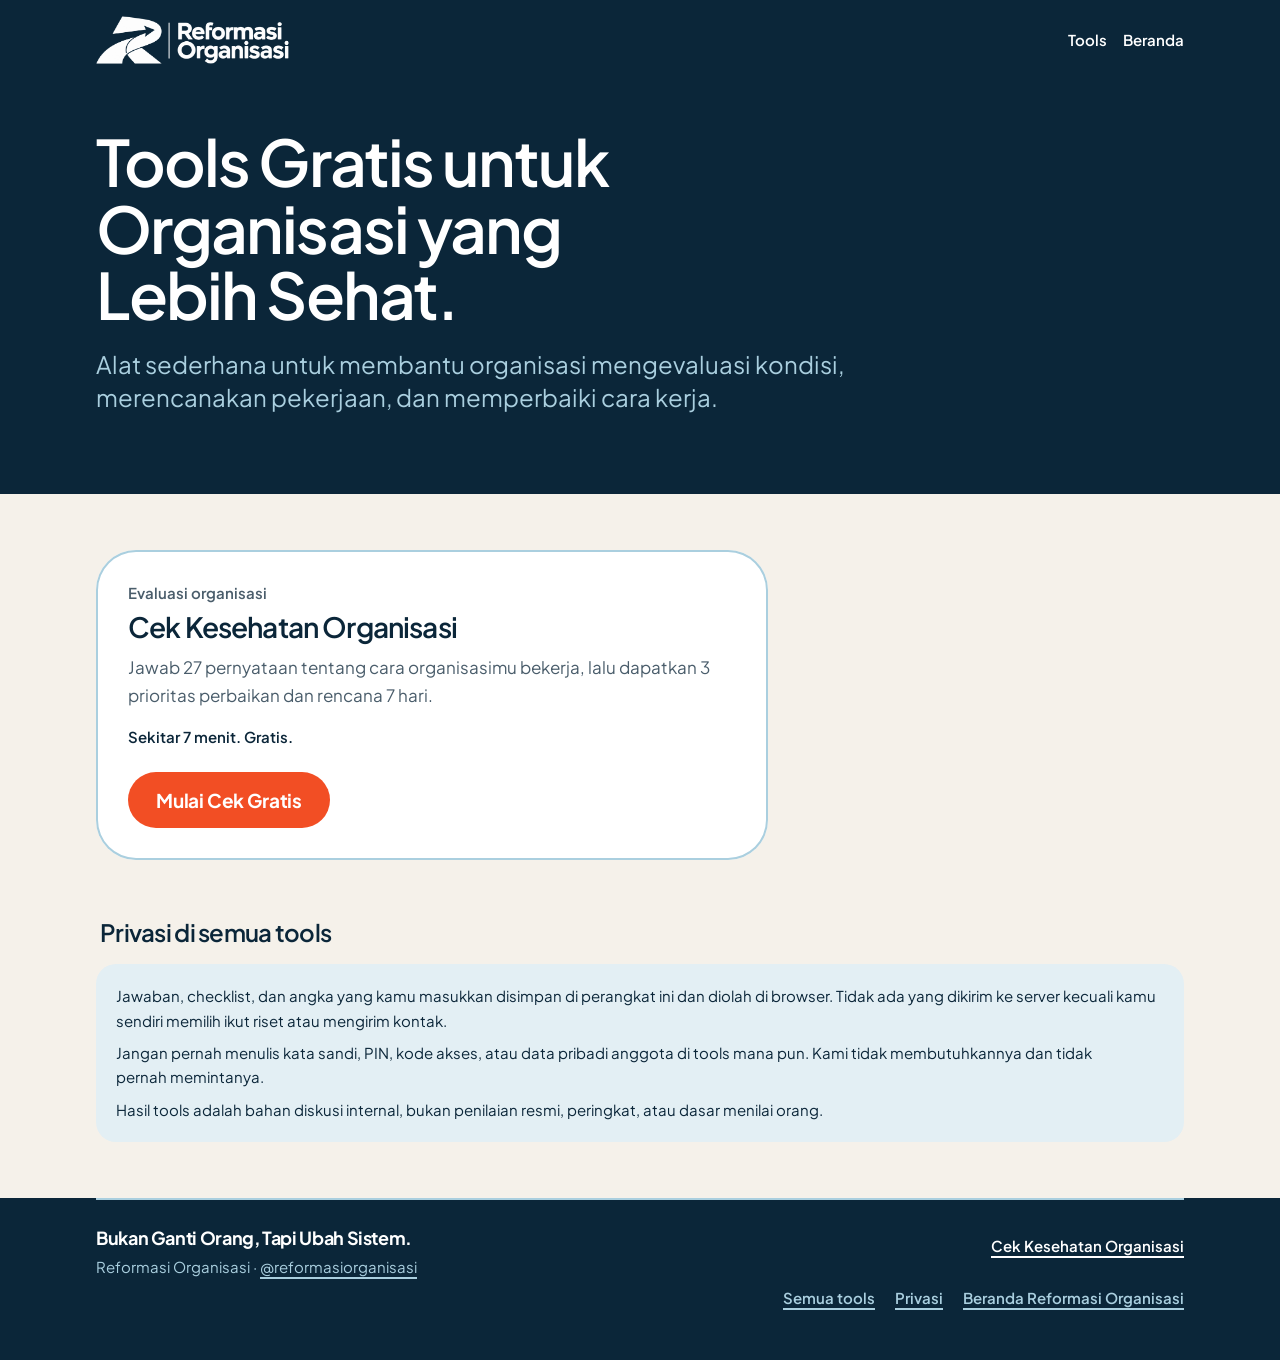
<file: produk/index.html>
<!DOCTYPE html><html lang="id"><head><meta charset="utf-8"><meta name="robots" content="noindex">
<title>Reformasi Organisasi</title><link rel="canonical" href="/tools/"><meta http-equiv="refresh" content="0; url=/tools/">
<script>location.replace('/tools/' + location.search + location.hash)</script></head>
<body><p><a href="/tools/">Lanjut ke halaman tools</a></p></body></html>
</file>
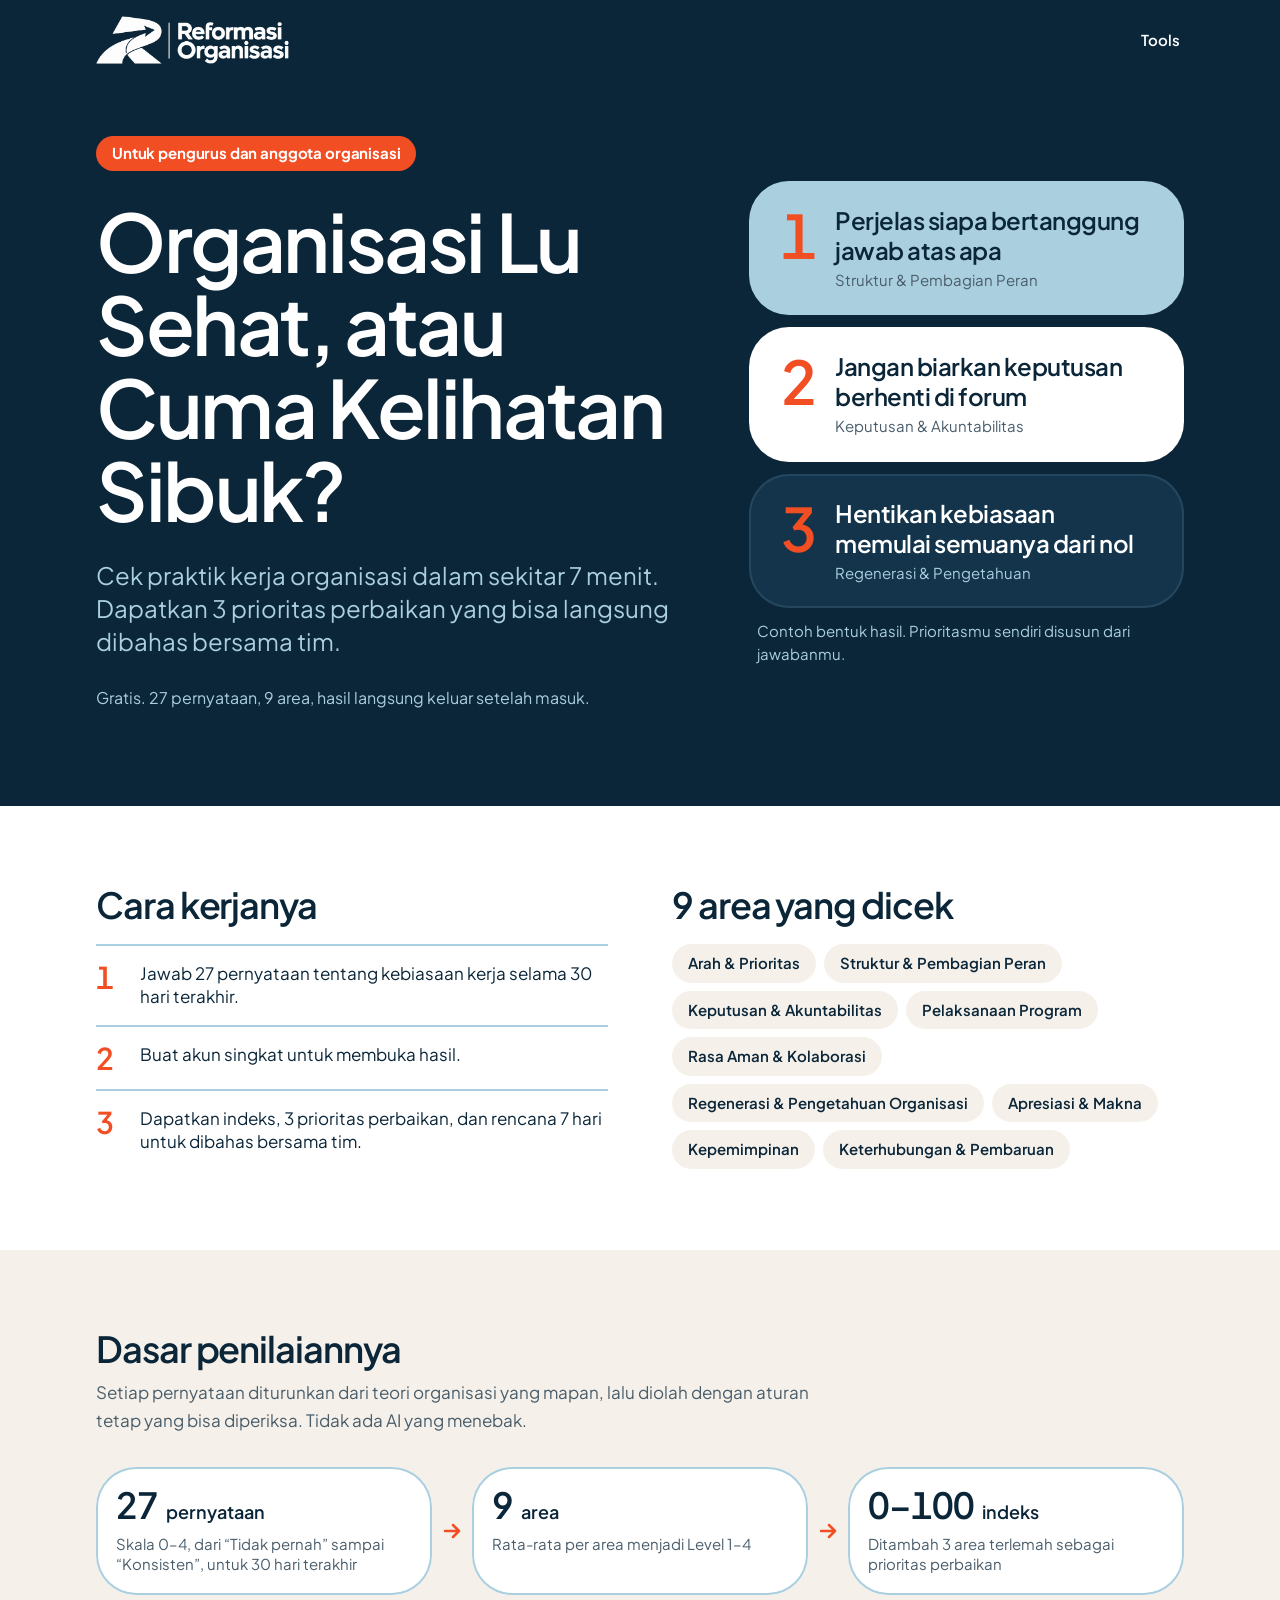
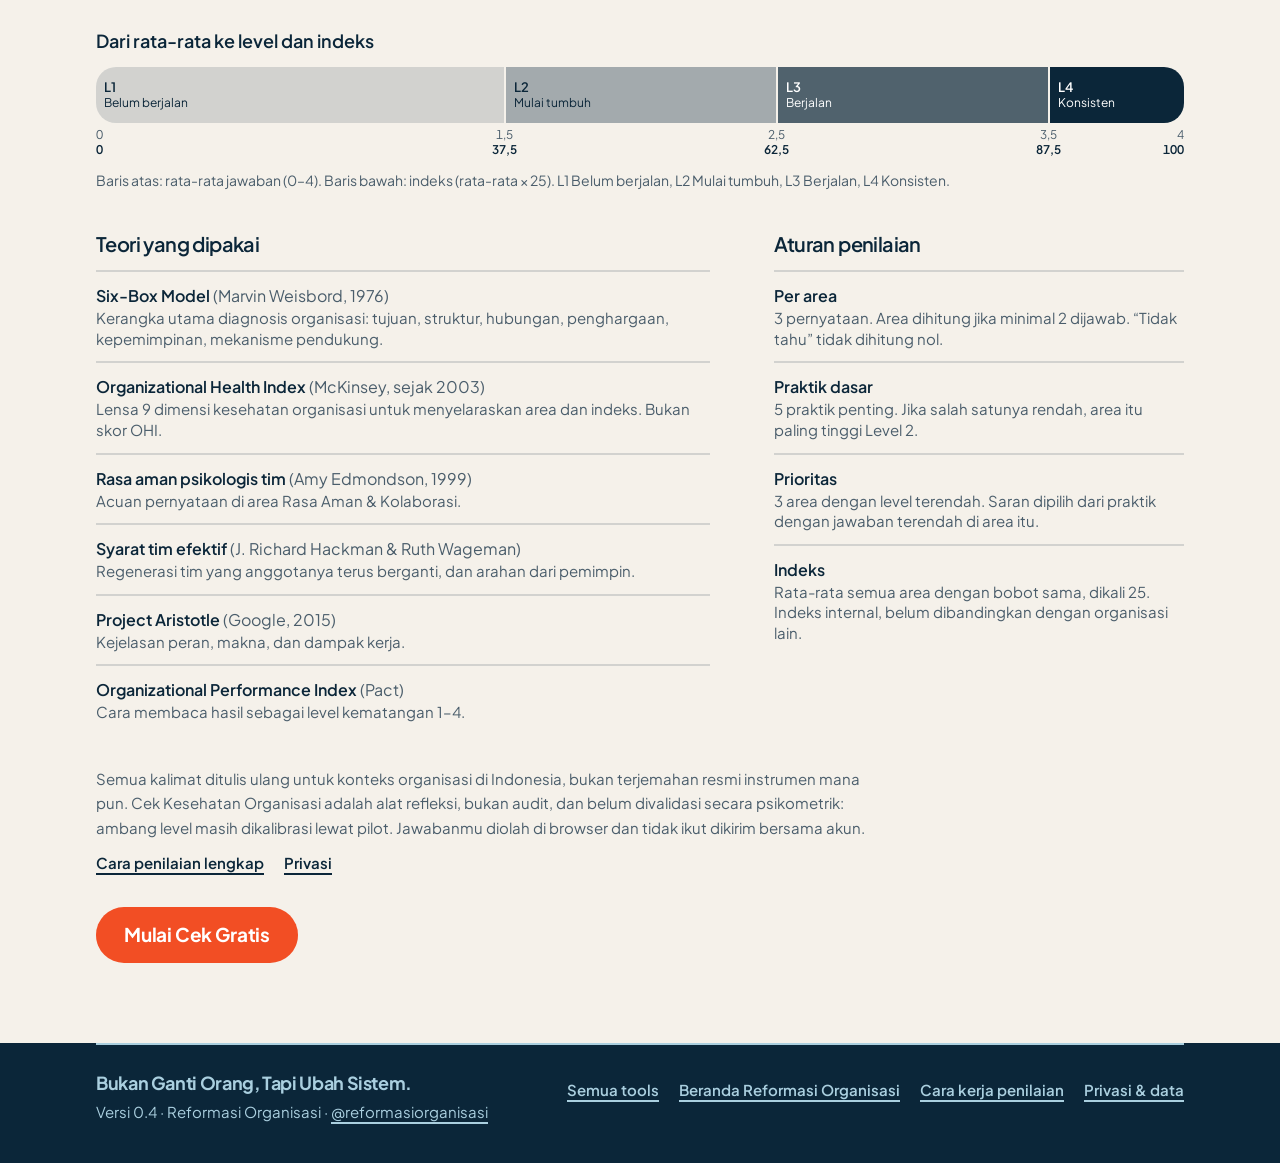
<file: r01/index.html>
<!DOCTYPE html><html lang="id"><head><meta charset="utf-8"><meta name="robots" content="noindex">
<title>Reformasi Organisasi</title><link rel="canonical" href="/tools/cek-kesehatan-organisasi/"><meta http-equiv="refresh" content="0; url=/tools/cek-kesehatan-organisasi/">
<script>location.replace('/tools/cek-kesehatan-organisasi/' + location.search + location.hash)</script></head>
<body><p><a href="/tools/cek-kesehatan-organisasi/">Lanjut ke halaman tools</a></p></body></html>
</file>
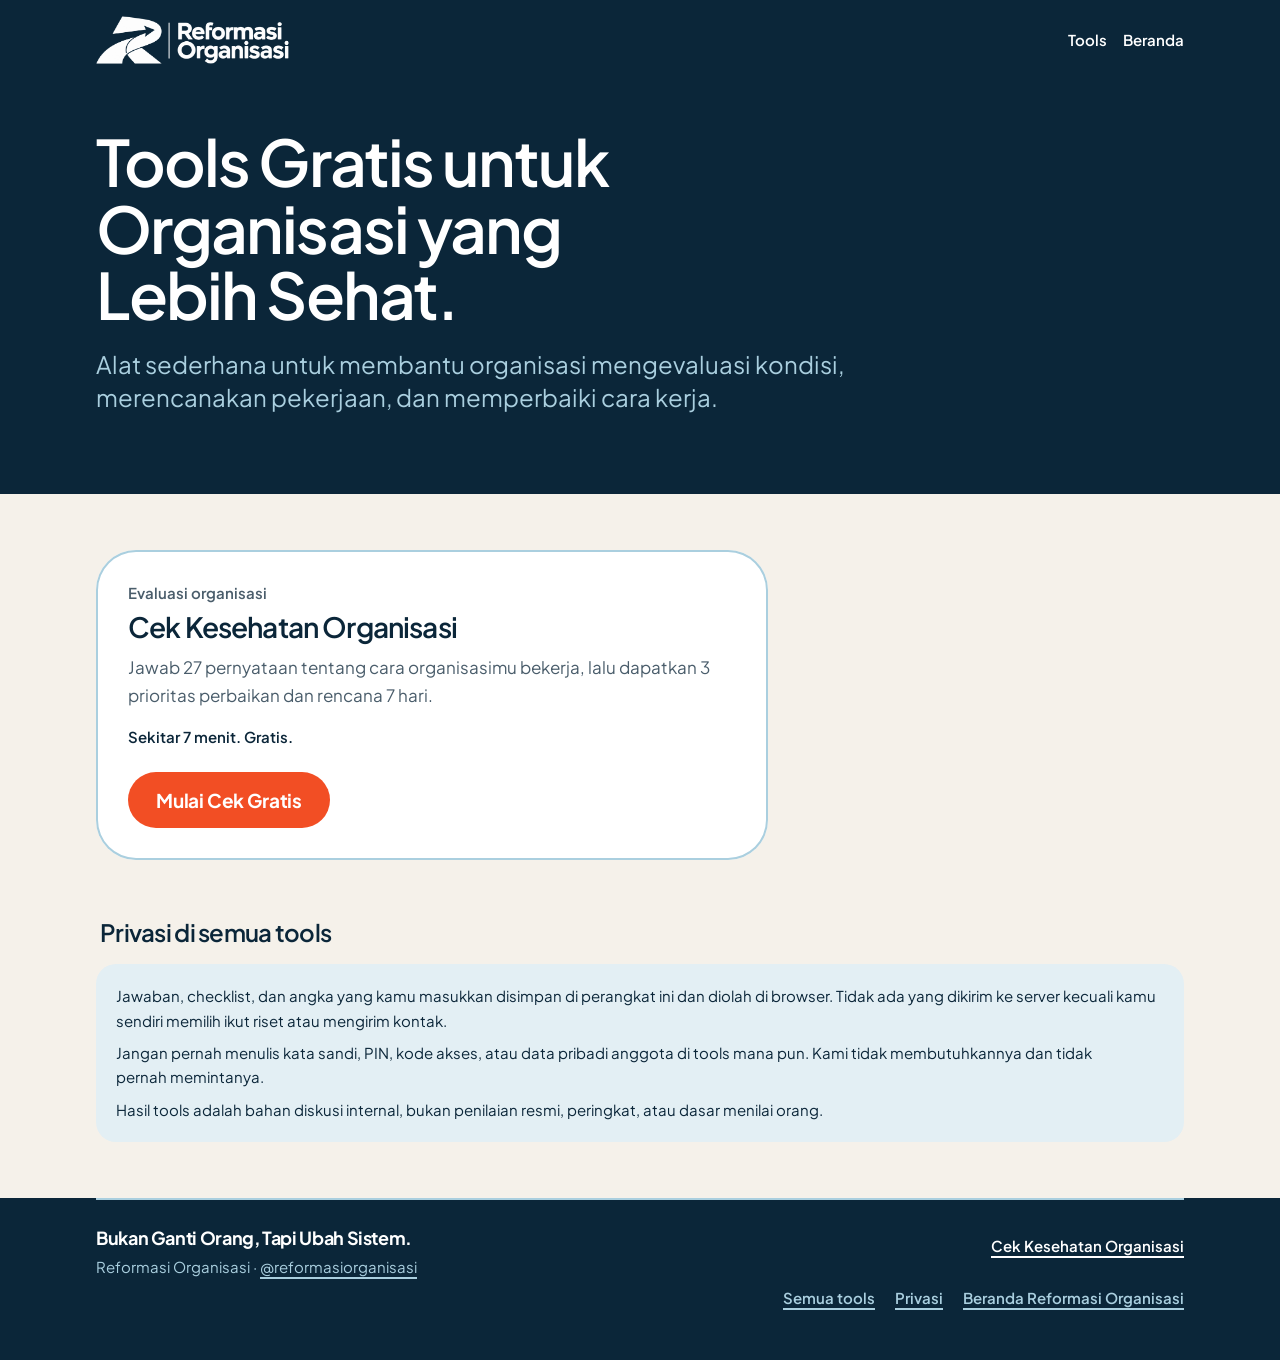
<file: tools/index.html>
<!doctype html>
<html lang="id">
  <head>
    <meta charset="UTF-8" />
    <meta name="viewport" content="width=device-width, initial-scale=1" />
    <meta name="theme-color" content="#0B2639" />
    <meta name="description" content="Tools gratis untuk organisasi yang lebih sehat: alat sederhana untuk mengevaluasi kondisi, merencanakan pekerjaan, dan memperbaiki cara kerja." />
    <meta property="og:title" content="Tools Gratis untuk Organisasi yang Lebih Sehat · Reformasi Organisasi" />
    <meta property="og:type" content="website" />
    <meta property="og:site_name" content="Reformasi Organisasi" />
    <title>Tools · Reformasi Organisasi</title>
    <script type="module" crossorigin src="../tools/_assets/hub-DDrhSMwz.js"></script>
    <link rel="modulepreload" crossorigin href="../tools/_assets/c-BcwqYGF-.js">
    <link rel="stylesheet" crossorigin href="../tools/_assets/boot-CMcv1bHw.css">
  </head>
  <body>
    <div id="root"></div>
  </body>
</html>
</file>
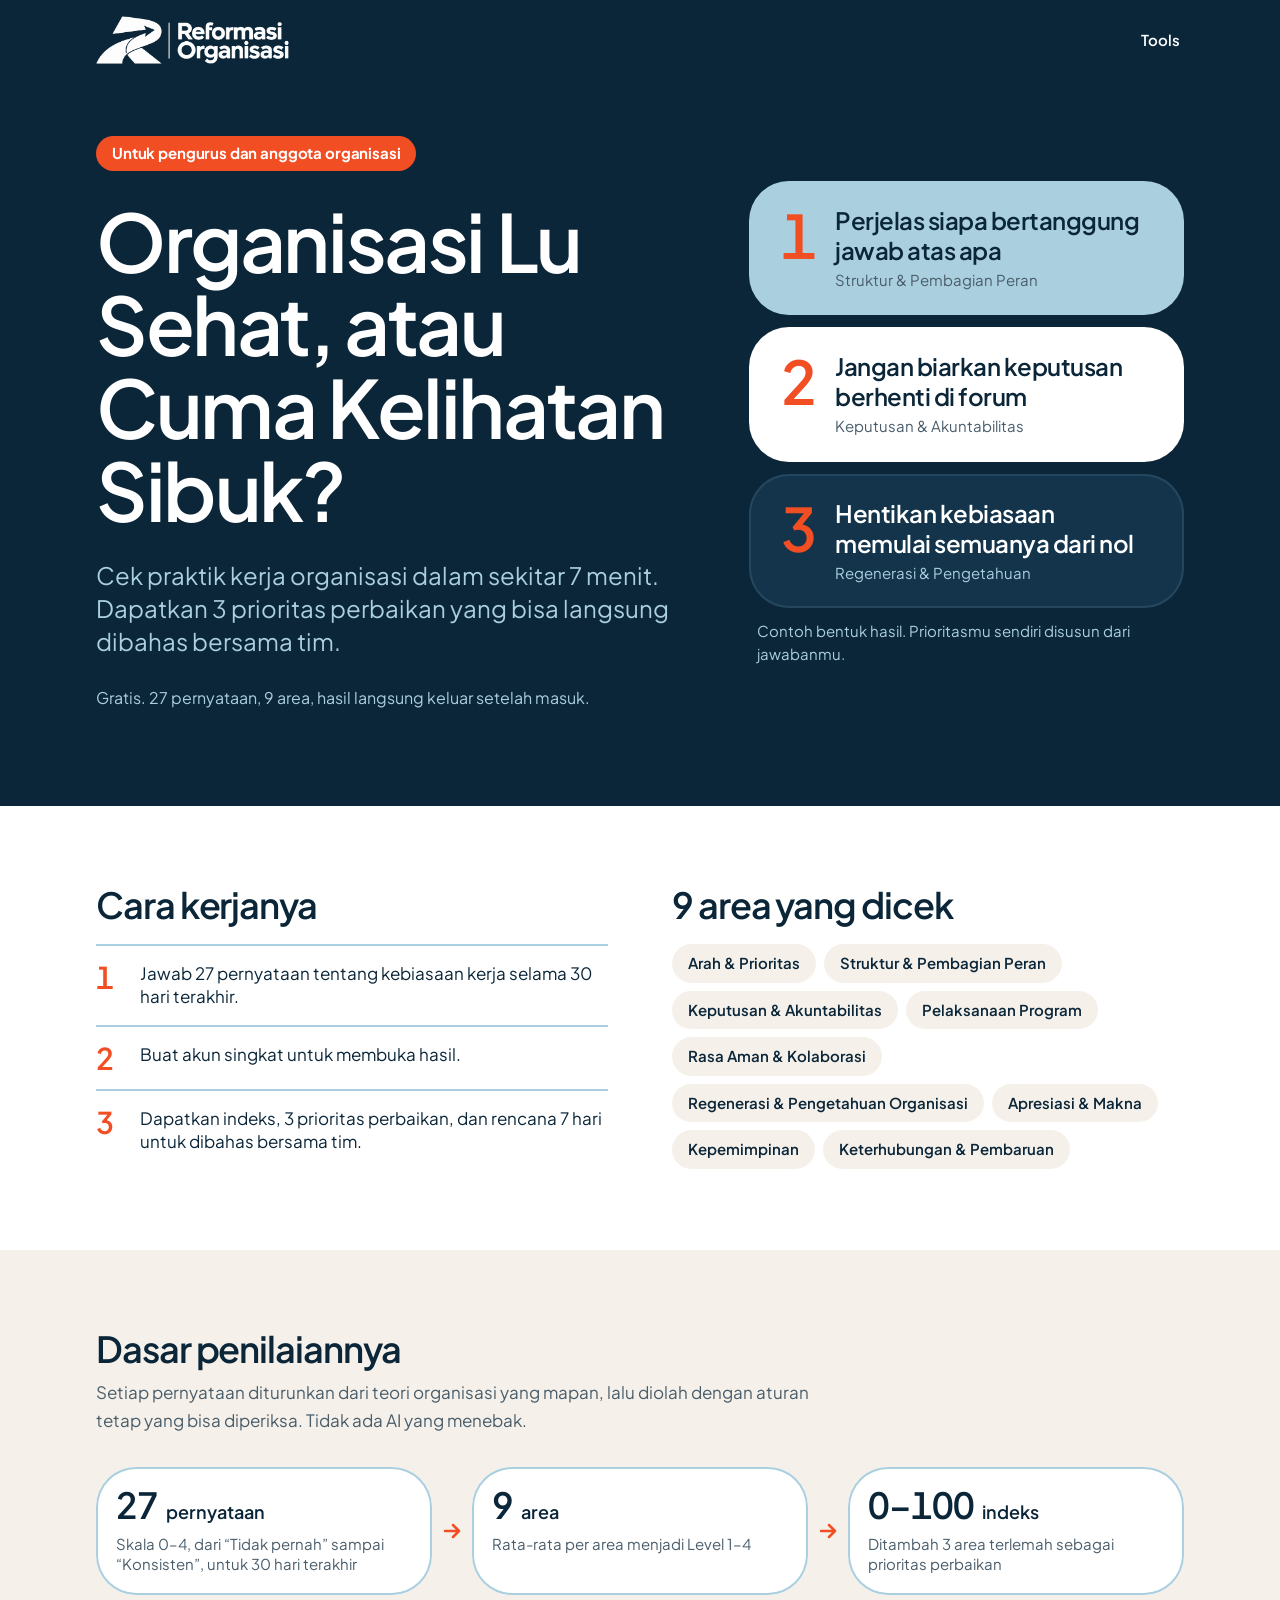
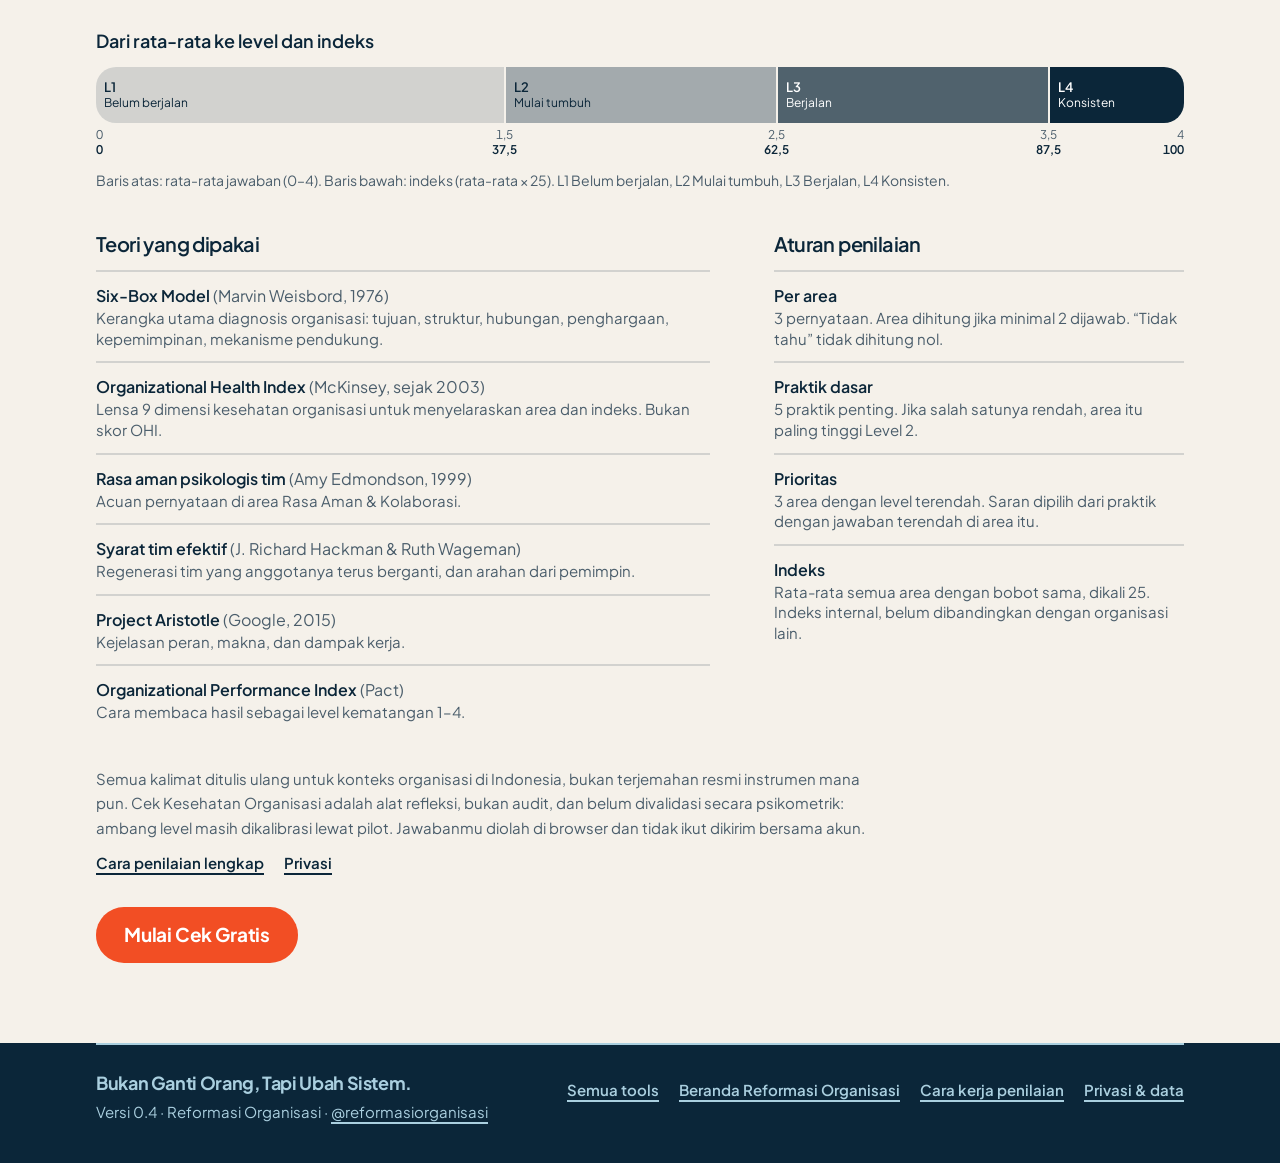
<file: tools/cek-kesehatan-organisasi/index.html>
<!doctype html>
<html lang="id">
  <head>
    <meta charset="UTF-8" />
    <meta name="viewport" content="width=device-width, initial-scale=1" />
    <meta name="theme-color" content="#0B2639" />
    <meta name="description" content="Cek praktik kerja organisasi dalam sekitar 7 menit. Dapatkan 3 prioritas perbaikan dan langkah konkretnya. Gratis." />
    <meta property="og:title" content="Cek Kesehatan Organisasi · Reformasi Organisasi" />
    <meta property="og:description" content="Organisasi lu sehat, atau cuma kelihatan sibuk? Temukan 3 prioritas perbaikan organisasi. Gratis." />
    <meta property="og:type" content="website" />
    <meta property="og:site_name" content="Reformasi Organisasi" />
    <meta property="og:locale" content="id_ID" />
    <title>Cek Kesehatan Organisasi · Reformasi Organisasi</title>
    <script type="module" crossorigin src="../../tools/_assets/t-health-B1b7ISY1.js"></script>
    <link rel="modulepreload" crossorigin href="../../tools/_assets/c-BcwqYGF-.js">
    <link rel="stylesheet" crossorigin href="../../tools/_assets/boot-CMcv1bHw.css">
  </head>
  <body>
    <div id="root"></div>
  </body>
</html>
</file>
<file: tools/_assets/boot-CMcv1bHw.css>
@font-face{font-family:Plus Jakarta Sans;font-style:normal;font-display:swap;font-weight:400;src:url(./plus-jakarta-sans-latin-400-normal-Dhut76fR.woff2)format("woff2"),url(./plus-jakarta-sans-latin-400-normal-BDKaGhyp.woff)format("woff")}@font-face{font-family:Plus Jakarta Sans;font-style:normal;font-display:swap;font-weight:600;src:url(./plus-jakarta-sans-latin-600-normal-DLTa1BUW.woff2)format("woff2"),url(./plus-jakarta-sans-latin-600-normal-BR_Ojra4.woff)format("woff")}@font-face{font-family:Plus Jakarta Sans;font-style:normal;font-display:swap;font-weight:700;src:url(./plus-jakarta-sans-latin-700-normal-CfpNZvy6.woff2)format("woff2"),url(./plus-jakarta-sans-latin-700-normal-DqEcQeE5.woff)format("woff")}@layer properties{@supports (((-webkit-hyphens:none)) and (not (margin-trim:block))) or ((-moz-orient:inline) and (not (color:rgb(from red r g b)))){*,:before,:after,::backdrop{--tw-translate-x:0;--tw-translate-y:0;--tw-translate-z:0;--tw-rotate-x:initial;--tw-rotate-y:initial;--tw-rotate-z:initial;--tw-skew-x:initial;--tw-skew-y:initial;--tw-space-y-reverse:0;--tw-divide-y-reverse:0;--tw-border-style:solid;--tw-leading:initial;--tw-font-weight:initial;--tw-tracking:initial;--tw-shadow:0 0 #0000;--tw-shadow-color:initial;--tw-shadow-alpha:100%;--tw-inset-shadow:0 0 #0000;--tw-inset-shadow-color:initial;--tw-inset-shadow-alpha:100%;--tw-ring-color:initial;--tw-ring-shadow:0 0 #0000;--tw-inset-ring-color:initial;--tw-inset-ring-shadow:0 0 #0000;--tw-ring-inset:initial;--tw-ring-offset-width:0px;--tw-ring-offset-color:#fff;--tw-ring-offset-shadow:0 0 #0000;--tw-outline-style:solid;--tw-blur:initial;--tw-brightness:initial;--tw-contrast:initial;--tw-grayscale:initial;--tw-hue-rotate:initial;--tw-invert:initial;--tw-opacity:initial;--tw-saturate:initial;--tw-sepia:initial;--tw-drop-shadow:initial;--tw-drop-shadow-color:initial;--tw-drop-shadow-alpha:100%;--tw-drop-shadow-size:initial;--tw-backdrop-blur:initial;--tw-backdrop-brightness:initial;--tw-backdrop-contrast:initial;--tw-backdrop-grayscale:initial;--tw-backdrop-hue-rotate:initial;--tw-backdrop-invert:initial;--tw-backdrop-opacity:initial;--tw-backdrop-saturate:initial;--tw-backdrop-sepia:initial}}}@layer theme{:root,:host{--font-sans:"Plus Jakarta Sans", ui-sans-serif, system-ui, sans-serif;--font-mono:ui-monospace, SFMono-Regular, Menlo, Monaco, Consolas, "Liberation Mono", "Courier New", monospace;--color-gray-300:oklch(87.2% .01 258.338);--color-black:#000;--color-white:#fff;--spacing:.25rem;--container-md:28rem;--container-xl:36rem;--container-2xl:42rem;--container-3xl:48rem;--container-4xl:56rem;--container-6xl:72rem;--text-sm:.875rem;--text-sm--line-height:calc(1.25 / .875);--text-base:1rem;--text-base--line-height:calc(1.5 / 1);--text-lg:1.125rem;--text-lg--line-height:calc(1.75 / 1.125);--text-xl:1.25rem;--text-xl--line-height:calc(1.75 / 1.25);--text-2xl:1.5rem;--text-2xl--line-height:calc(2 / 1.5);--text-3xl:1.875rem;--text-3xl--line-height:calc(2.25 / 1.875);--text-4xl:2.25rem;--text-4xl--line-height:calc(2.5 / 2.25);--text-5xl:3rem;--text-5xl--line-height:1;--text-6xl:3.75rem;--text-6xl--line-height:1;--text-7xl:4.5rem;--text-7xl--line-height:1;--font-weight-normal:400;--font-weight-semibold:600;--font-weight-bold:700;--leading-tight:1.25;--leading-snug:1.375;--leading-relaxed:1.625;--radius-lg:.5rem;--radius-2xl:1rem;--radius-3xl:1.5rem;--animate-pulse:pulse 2s cubic-bezier(.4, 0, .6, 1) infinite;--default-transition-duration:.15s;--default-transition-timing-function:cubic-bezier(.4, 0, .2, 1);--default-font-family:var(--font-sans);--default-mono-font-family:var(--font-mono);--color-navy:#0b2639;--color-navy-2:#13344b;--color-navy-3:#24475f;--color-orange:#f24e24;--color-orange-hover:#d9431c;--color-orange-ink:#b93a16;--color-sky:#aacfdf;--color-sky-soft:#e3eff4;--color-cream:#f5f1ea;--color-cream-2:#ebe5da;--color-muted:#4a5d6b;--radius-card:2.5rem;--radius-field:1.25rem;--tracking-brand:-.03em}}@layer base{*,:after,:before,::backdrop{box-sizing:border-box;border:0 solid;margin:0;padding:0}::file-selector-button{box-sizing:border-box;border:0 solid;margin:0;padding:0}html,:host{-webkit-text-size-adjust:100%;tab-size:4;line-height:1.5;font-family:var(--default-font-family,-apple-system, BlinkMacSystemFont, "Segoe UI", Roboto, "Helvetica Neue", "Noto Sans", Arial, sans-serif, "Apple Color Emoji", "Segoe UI Emoji", "Segoe UI Symbol", "Noto Color Emoji");font-feature-settings:var(--default-font-feature-settings,normal);font-variation-settings:var(--default-font-variation-settings,normal);-webkit-tap-highlight-color:transparent}hr{height:0;color:inherit;border-top-width:1px}abbr:where([title]){-webkit-text-decoration:underline dotted;text-decoration:underline dotted}h1,h2,h3,h4,h5,h6{font-size:inherit;font-weight:inherit}a{color:inherit;-webkit-text-decoration:inherit;-webkit-text-decoration:inherit;-webkit-text-decoration:inherit;-webkit-text-decoration:inherit;text-decoration:inherit}b,strong{font-weight:bolder}code,kbd,samp,pre{font-family:var(--default-mono-font-family,ui-monospace, SFMono-Regular, Menlo, Monaco, Consolas, "Liberation Mono", "Courier New", monospace);font-feature-settings:var(--default-mono-font-feature-settings,normal);font-variation-settings:var(--default-mono-font-variation-settings,normal);font-size:1em}small{font-size:80%}sub,sup{vertical-align:baseline;font-size:75%;line-height:0;position:relative}sub{bottom:-.25em}sup{top:-.5em}table{text-indent:0;border-color:inherit;border-collapse:collapse}:-moz-focusring:where(:not(iframe)){outline:auto}progress{vertical-align:baseline}summary{display:list-item}ol,ul,menu{list-style:none}img,svg,video,canvas,audio,iframe,embed,object{vertical-align:middle;display:block}img,video{max-width:100%;height:auto}button,input,select,optgroup,textarea{font:inherit;font-feature-settings:inherit;font-variation-settings:inherit;letter-spacing:inherit;color:inherit;opacity:1;background-color:#0000;border-radius:0}::file-selector-button{font:inherit;font-feature-settings:inherit;font-variation-settings:inherit;letter-spacing:inherit;color:inherit;opacity:1;background-color:#0000;border-radius:0}:where(select:is([multiple],[size])) optgroup{font-weight:bolder}:where(select:is([multiple],[size])) optgroup option{padding-inline-start:20px}::file-selector-button{margin-inline-end:4px}::placeholder{opacity:1}@supports (not ((-webkit-appearance:-apple-pay-button))) or (contain-intrinsic-size:1px){::placeholder{color:currentColor}@supports (color:color-mix(in lab, red, red)){::placeholder{color:color-mix(in oklab, currentcolor 50%, transparent)}}}textarea{resize:vertical}::-webkit-search-decoration{-webkit-appearance:none}::-webkit-date-and-time-value{min-height:1lh;text-align:inherit}::-webkit-datetime-edit{display:inline-flex}::-webkit-datetime-edit-fields-wrapper{padding:0}::-webkit-datetime-edit{padding-block:0}::-webkit-datetime-edit-year-field{padding-block:0}::-webkit-datetime-edit-month-field{padding-block:0}::-webkit-datetime-edit-day-field{padding-block:0}::-webkit-datetime-edit-hour-field{padding-block:0}::-webkit-datetime-edit-minute-field{padding-block:0}::-webkit-datetime-edit-second-field{padding-block:0}::-webkit-datetime-edit-millisecond-field{padding-block:0}::-webkit-datetime-edit-meridiem-field{padding-block:0}::-webkit-calendar-picker-indicator{line-height:1}:-moz-ui-invalid{box-shadow:none}button,input:where([type=button],[type=reset],[type=submit]){appearance:button}::file-selector-button{appearance:button}::-webkit-inner-spin-button{height:auto}::-webkit-outer-spin-button{height:auto}[hidden]:where(:not([hidden=until-found])){display:none!important}html{-webkit-text-size-adjust:100%;-webkit-tap-highlight-color:#f24e2426;--lightningcss-light:initial;--lightningcss-dark: ;color-scheme:light;scroll-padding-bottom:7rem}@media (pointer:fine){html{overscroll-behavior:none}}body{background-color:var(--color-white);font-family:var(--font-sans);color:var(--color-navy);-webkit-font-smoothing:antialiased;-moz-osx-font-smoothing:grayscale;text-rendering:optimizelegibility}h1,h2,h3{letter-spacing:var(--tracking-brand);text-wrap:balance}p{text-wrap:pretty}:focus-visible{outline:3px solid var(--color-orange);outline-offset:3px;border-radius:6px}.on-dark :focus-visible,.on-dark:focus-visible{outline-color:var(--color-sky)}button,[role=button],label,select{touch-action:manipulation}::selection{background:var(--color-sky);color:var(--color-navy)}}@layer components{.tnum{font-variant-numeric:tabular-nums}.brand-rule{border-top:2px solid var(--color-sky)}}@layer utilities{.pointer-events-none{pointer-events:none}.visible{visibility:visible}.sr-only{clip-path:inset(50%);white-space:nowrap;border-width:0;width:1px;height:1px;margin:-1px;padding:0;position:absolute;overflow:hidden}.absolute{position:absolute}.fixed{position:fixed}.relative{position:relative}.static{position:static}.sticky{position:sticky}.inset-0{inset:0}.inset-x-0{inset-inline:0}.inset-y-0{inset-block:0}.inset-y-\[-3px\]{inset-block:-3px}.inset-y-\[-4px\]{inset-block:-4px}.top-0{top:0}.top-1\/2{top:50%}.right-2{right:calc(var(--spacing) * 2)}.right-4{right:calc(var(--spacing) * 4)}.right-5{right:calc(var(--spacing) * 5)}.bottom-0{bottom:0}.z-10{z-index:10}.z-30{z-index:30}.z-50{z-index:50}.z-\[100\]{z-index:100}.float-left{float:left}.clear-both{clear:both}.mx-auto{margin-inline:auto}.mt-0\.5{margin-top:calc(var(--spacing) * .5)}.mt-1{margin-top:var(--spacing)}.mt-1\.5{margin-top:calc(var(--spacing) * 1.5)}.mt-2{margin-top:calc(var(--spacing) * 2)}.mt-2\.5{margin-top:calc(var(--spacing) * 2.5)}.mt-3{margin-top:calc(var(--spacing) * 3)}.mt-4{margin-top:calc(var(--spacing) * 4)}.mt-5{margin-top:calc(var(--spacing) * 5)}.mt-6{margin-top:calc(var(--spacing) * 6)}.mt-7{margin-top:calc(var(--spacing) * 7)}.mt-8{margin-top:calc(var(--spacing) * 8)}.mt-10{margin-top:calc(var(--spacing) * 10)}.mt-12{margin-top:calc(var(--spacing) * 12)}.mr-1\.5{margin-right:calc(var(--spacing) * 1.5)}.mb-1{margin-bottom:var(--spacing)}.mb-2{margin-bottom:calc(var(--spacing) * 2)}.mb-3{margin-bottom:calc(var(--spacing) * 3)}.mb-4{margin-bottom:calc(var(--spacing) * 4)}.mb-6{margin-bottom:calc(var(--spacing) * 6)}.ml-2{margin-left:calc(var(--spacing) * 2)}.ml-5{margin-left:calc(var(--spacing) * 5)}.block{display:block}.contents{display:contents}.flex{display:flex}.grid{display:grid}.hidden{display:none}.inline{display:inline}.inline-block{display:inline-block}.inline-flex{display:inline-flex}.table{display:table}.aspect-\[9\/16\]{aspect-ratio:9/16}.size-1\.5{width:calc(var(--spacing) * 1.5);height:calc(var(--spacing) * 1.5)}.size-3{width:calc(var(--spacing) * 3);height:calc(var(--spacing) * 3)}.size-4{width:calc(var(--spacing) * 4);height:calc(var(--spacing) * 4)}.size-5{width:calc(var(--spacing) * 5);height:calc(var(--spacing) * 5)}.size-6{width:calc(var(--spacing) * 6);height:calc(var(--spacing) * 6)}.size-7{width:calc(var(--spacing) * 7);height:calc(var(--spacing) * 7)}.size-11{width:calc(var(--spacing) * 11);height:calc(var(--spacing) * 11)}.size-full{width:100%;height:100%}.h-0\.5{height:calc(var(--spacing) * .5)}.h-1\.5{height:calc(var(--spacing) * 1.5)}.h-2{height:calc(var(--spacing) * 2)}.h-3{height:calc(var(--spacing) * 3)}.h-4{height:calc(var(--spacing) * 4)}.h-5{height:calc(var(--spacing) * 5)}.h-8{height:calc(var(--spacing) * 8)}.h-9{height:calc(var(--spacing) * 9)}.h-10{height:calc(var(--spacing) * 10)}.h-12{height:calc(var(--spacing) * 12)}.h-14{height:calc(var(--spacing) * 14)}.h-16{height:calc(var(--spacing) * 16)}.h-18{height:calc(var(--spacing) * 18)}.h-72{height:calc(var(--spacing) * 72)}.h-full{height:100%}.max-h-\[94vh\]{max-height:94vh}.min-h-6{min-height:calc(var(--spacing) * 6)}.min-h-9{min-height:calc(var(--spacing) * 9)}.min-h-10{min-height:calc(var(--spacing) * 10)}.min-h-11{min-height:calc(var(--spacing) * 11)}.min-h-12{min-height:calc(var(--spacing) * 12)}.min-h-13{min-height:calc(var(--spacing) * 13)}.min-h-14{min-height:calc(var(--spacing) * 14)}.min-h-dvh{min-height:100dvh}.w-0\.5{width:calc(var(--spacing) * .5)}.w-7{width:calc(var(--spacing) * 7)}.w-\[5px\]{width:5px}.w-\[8mm\]{width:8mm}.w-\[36mm\]{width:36mm}.w-\[38mm\]{width:38mm}.w-\[44mm\]{width:44mm}.w-\[45\%\]{width:45%}.w-\[200px\]{width:200px}.w-auto{width:auto}.w-full{width:100%}.max-w-2xl{max-width:var(--container-2xl)}.max-w-3xl{max-width:var(--container-3xl)}.max-w-4xl{max-width:var(--container-4xl)}.max-w-6xl{max-width:var(--container-6xl)}.max-w-\[9ch\]{max-width:9ch}.max-w-\[16ch\]{max-width:16ch}.max-w-\[17ch\]{max-width:17ch}.max-w-\[22ch\]{max-width:22ch}.max-w-\[24ch\]{max-width:24ch}.max-w-\[34ch\]{max-width:34ch}.max-w-\[46ch\]{max-width:46ch}.max-w-\[48ch\]{max-width:48ch}.max-w-\[52ch\]{max-width:52ch}.max-w-\[56ch\]{max-width:56ch}.max-w-\[58ch\]{max-width:58ch}.max-w-\[60ch\]{max-width:60ch}.max-w-\[62ch\]{max-width:62ch}.max-w-\[70ch\]{max-width:70ch}.max-w-md{max-width:var(--container-md)}.max-w-xl{max-width:var(--container-xl)}.min-w-0{min-width:0}.min-w-\[36rem\]{min-width:36rem}.min-w-\[40rem\]{min-width:40rem}.min-w-\[44rem\]{min-width:44rem}.min-w-\[52rem\]{min-width:52rem}.min-w-\[640px\]{min-width:640px}.flex-1{flex:1}.flex-none{flex:none}.shrink-0{flex-shrink:0}.border-collapse{border-collapse:collapse}.-translate-x-1\/2{--tw-translate-x:calc(calc(1 / 2 * 100%) * -1);translate:var(--tw-translate-x) var(--tw-translate-y)}.-translate-y-1\/2{--tw-translate-y:calc(calc(1 / 2 * 100%) * -1);translate:var(--tw-translate-x) var(--tw-translate-y)}.rotate-90{rotate:90deg}.transform{transform:var(--tw-rotate-x, ) var(--tw-rotate-y, ) var(--tw-rotate-z, ) var(--tw-skew-x, ) var(--tw-skew-y, )}.animate-\[r01-pulse_1\.2s_ease-in-out_infinite\]{animation:1.2s ease-in-out infinite r01-pulse}.animate-pulse{animation:var(--animate-pulse)}.cursor-not-allowed{cursor:not-allowed}.cursor-pointer{cursor:pointer}.resize{resize:both}.scroll-mt-4{scroll-margin-top:calc(var(--spacing) * 4)}.list-disc{list-style-type:disc}.list-none{list-style-type:none}.appearance-none{appearance:none}.columns-2{columns:2}.break-inside-avoid{break-inside:avoid}.grid-cols-2{grid-template-columns:repeat(2,minmax(0,1fr))}.grid-cols-3{grid-template-columns:repeat(3,minmax(0,1fr))}.grid-cols-4{grid-template-columns:repeat(4,minmax(0,1fr))}.grid-cols-5{grid-template-columns:repeat(5,minmax(0,1fr))}.grid-cols-7{grid-template-columns:repeat(7,minmax(0,1fr))}.grid-cols-\[minmax\(0\,11rem\)_1fr_3rem\]{grid-template-columns:minmax(0,11rem) 1fr 3rem}.flex-col{flex-direction:column}.flex-wrap{flex-wrap:wrap}.place-items-center{place-items:center}.content-end{align-content:flex-end}.items-baseline{align-items:baseline}.items-center{align-items:center}.items-end{align-items:flex-end}.items-start{align-items:flex-start}.justify-between{justify-content:space-between}.justify-center{justify-content:center}.gap-0\.5{gap:calc(var(--spacing) * .5)}.gap-1{gap:var(--spacing)}.gap-1\.5{gap:calc(var(--spacing) * 1.5)}.gap-2{gap:calc(var(--spacing) * 2)}.gap-2\.5{gap:calc(var(--spacing) * 2.5)}.gap-3{gap:calc(var(--spacing) * 3)}.gap-4{gap:calc(var(--spacing) * 4)}.gap-5{gap:calc(var(--spacing) * 5)}.gap-6{gap:calc(var(--spacing) * 6)}.gap-8{gap:calc(var(--spacing) * 8)}.gap-9{gap:calc(var(--spacing) * 9)}.gap-10{gap:calc(var(--spacing) * 10)}.gap-12{gap:calc(var(--spacing) * 12)}.gap-\[2px\]{gap:2px}.gap-\[3px\]{gap:3px}:where(.space-y-1>:not(:last-child)){--tw-space-y-reverse:0;margin-block-start:calc(var(--spacing) * var(--tw-space-y-reverse));margin-block-end:calc(var(--spacing) * calc(1 - var(--tw-space-y-reverse)))}:where(.space-y-2>:not(:last-child)){--tw-space-y-reverse:0;margin-block-start:calc(calc(var(--spacing) * 2) * var(--tw-space-y-reverse));margin-block-end:calc(calc(var(--spacing) * 2) * calc(1 - var(--tw-space-y-reverse)))}:where(.space-y-3>:not(:last-child)){--tw-space-y-reverse:0;margin-block-start:calc(calc(var(--spacing) * 3) * var(--tw-space-y-reverse));margin-block-end:calc(calc(var(--spacing) * 3) * calc(1 - var(--tw-space-y-reverse)))}:where(.space-y-4>:not(:last-child)){--tw-space-y-reverse:0;margin-block-start:calc(calc(var(--spacing) * 4) * var(--tw-space-y-reverse));margin-block-end:calc(calc(var(--spacing) * 4) * calc(1 - var(--tw-space-y-reverse)))}:where(.space-y-5>:not(:last-child)){--tw-space-y-reverse:0;margin-block-start:calc(calc(var(--spacing) * 5) * var(--tw-space-y-reverse));margin-block-end:calc(calc(var(--spacing) * 5) * calc(1 - var(--tw-space-y-reverse)))}:where(.space-y-6>:not(:last-child)){--tw-space-y-reverse:0;margin-block-start:calc(calc(var(--spacing) * 6) * var(--tw-space-y-reverse));margin-block-end:calc(calc(var(--spacing) * 6) * calc(1 - var(--tw-space-y-reverse)))}:where(.space-y-8>:not(:last-child)){--tw-space-y-reverse:0;margin-block-start:calc(calc(var(--spacing) * 8) * var(--tw-space-y-reverse));margin-block-end:calc(calc(var(--spacing) * 8) * calc(1 - var(--tw-space-y-reverse)))}.gap-x-3{column-gap:calc(var(--spacing) * 3)}.gap-x-5{column-gap:calc(var(--spacing) * 5)}.gap-y-1{row-gap:var(--spacing)}.gap-y-2{row-gap:calc(var(--spacing) * 2)}:where(.divide-y-2>:not(:last-child)){--tw-divide-y-reverse:0;border-bottom-style:var(--tw-border-style);border-top-style:var(--tw-border-style);border-top-width:calc(2px * var(--tw-divide-y-reverse));border-bottom-width:calc(2px * calc(1 - var(--tw-divide-y-reverse)))}:where(.divide-sky>:not(:last-child)){border-color:var(--color-sky)}.self-start{align-self:flex-start}.truncate{text-overflow:ellipsis;white-space:nowrap;overflow:hidden}.overflow-hidden{overflow:hidden}.overflow-x-auto{overflow-x:auto}.overflow-y-auto{overflow-y:auto}.rounded{border-radius:.25rem}.rounded-2xl{border-radius:var(--radius-2xl)}.rounded-3xl{border-radius:var(--radius-3xl)}.rounded-\[1\.75rem\]{border-radius:1.75rem}.rounded-\[3px\]{border-radius:3px}.rounded-\[14px\]{border-radius:14px}.rounded-\[var\(--radius-card\)\]{border-radius:var(--radius-card)}.rounded-\[var\(--radius-field\)\]{border-radius:var(--radius-field)}.rounded-full{border-radius:2147483647px}.rounded-lg{border-radius:var(--radius-lg)}.rounded-t-\[28px\]{border-top-left-radius:28px;border-top-right-radius:28px}.rounded-r-\[4px\]{border-top-right-radius:4px;border-bottom-right-radius:4px}.border{border-style:var(--tw-border-style);border-width:1px}.border-2{border-style:var(--tw-border-style);border-width:2px}.border-t{border-top-style:var(--tw-border-style);border-top-width:1px}.border-t-2{border-top-style:var(--tw-border-style);border-top-width:2px}.border-b{border-bottom-style:var(--tw-border-style);border-bottom-width:1px}.border-b-2{border-bottom-style:var(--tw-border-style);border-bottom-width:2px}.border-l-2{border-left-style:var(--tw-border-style);border-left-width:2px}.border-dashed{--tw-border-style:dashed;border-style:dashed}.border-black{border-color:var(--color-black)}.border-cream{border-color:var(--color-cream)}.border-cream-2{border-color:var(--color-cream-2)}.border-gray-300{border-color:var(--color-gray-300)}.border-navy{border-color:var(--color-navy)}.border-navy-3{border-color:var(--color-navy-3)}.border-navy\/15{border-color:#0b263926}@supports (color:color-mix(in lab, red, red)){.border-navy\/15{border-color:color-mix(in oklab, var(--color-navy) 15%, transparent)}}.border-navy\/30{border-color:#0b26394d}@supports (color:color-mix(in lab, red, red)){.border-navy\/30{border-color:color-mix(in oklab, var(--color-navy) 30%, transparent)}}.border-sky{border-color:var(--color-sky)}.bg-\[\#FDE9E2\]{background-color:#fde9e2}.bg-cream{background-color:var(--color-cream)}.bg-cream-2{background-color:var(--color-cream-2)}.bg-navy{background-color:var(--color-navy)}.bg-navy-2{background-color:var(--color-navy-2)}.bg-navy-3{background-color:var(--color-navy-3)}.bg-navy\/15{background-color:#0b263926}@supports (color:color-mix(in lab, red, red)){.bg-navy\/15{background-color:color-mix(in oklab, var(--color-navy) 15%, transparent)}}.bg-navy\/35{background-color:#0b263959}@supports (color:color-mix(in lab, red, red)){.bg-navy\/35{background-color:color-mix(in oklab, var(--color-navy) 35%, transparent)}}.bg-navy\/70{background-color:#0b2639b3}@supports (color:color-mix(in lab, red, red)){.bg-navy\/70{background-color:color-mix(in oklab, var(--color-navy) 70%, transparent)}}.bg-orange{background-color:var(--color-orange)}.bg-orange-ink{background-color:var(--color-orange-ink)}.bg-orange\/25{background-color:#f24e2440}@supports (color:color-mix(in lab, red, red)){.bg-orange\/25{background-color:color-mix(in oklab, var(--color-orange) 25%, transparent)}}.bg-sky{background-color:var(--color-sky)}.bg-sky-soft{background-color:var(--color-sky-soft)}.bg-transparent{background-color:#0000}.bg-white{background-color:var(--color-white)}.bg-white\/70{background-color:#ffffffb3}@supports (color:color-mix(in lab, red, red)){.bg-white\/70{background-color:color-mix(in oklab, var(--color-white) 70%, transparent)}}.bg-white\/95{background-color:#fffffff2}@supports (color:color-mix(in lab, red, red)){.bg-white\/95{background-color:color-mix(in oklab, var(--color-white) 95%, transparent)}}.object-cover{object-fit:cover}.p-1{padding:var(--spacing)}.p-1\.5{padding:calc(var(--spacing) * 1.5)}.p-3{padding:calc(var(--spacing) * 3)}.p-4{padding:calc(var(--spacing) * 4)}.p-5{padding:calc(var(--spacing) * 5)}.p-6{padding:calc(var(--spacing) * 6)}.p-7{padding:calc(var(--spacing) * 7)}.p-8{padding:calc(var(--spacing) * 8)}.px-1{padding-inline:var(--spacing)}.px-2{padding-inline:calc(var(--spacing) * 2)}.px-3{padding-inline:calc(var(--spacing) * 3)}.px-3\.5{padding-inline:calc(var(--spacing) * 3.5)}.px-4{padding-inline:calc(var(--spacing) * 4)}.px-5{padding-inline:calc(var(--spacing) * 5)}.px-6{padding-inline:calc(var(--spacing) * 6)}.px-7{padding-inline:calc(var(--spacing) * 7)}.py-0\.5{padding-block:calc(var(--spacing) * .5)}.py-1{padding-block:var(--spacing)}.py-1\.5{padding-block:calc(var(--spacing) * 1.5)}.py-2{padding-block:calc(var(--spacing) * 2)}.py-2\.5{padding-block:calc(var(--spacing) * 2.5)}.py-3{padding-block:calc(var(--spacing) * 3)}.py-4{padding-block:calc(var(--spacing) * 4)}.py-5{padding-block:calc(var(--spacing) * 5)}.py-6{padding-block:calc(var(--spacing) * 6)}.py-7{padding-block:calc(var(--spacing) * 7)}.py-8{padding-block:calc(var(--spacing) * 8)}.py-9{padding-block:calc(var(--spacing) * 9)}.py-10{padding-block:calc(var(--spacing) * 10)}.pt-1{padding-top:var(--spacing)}.pt-3{padding-top:calc(var(--spacing) * 3)}.pt-4{padding-top:calc(var(--spacing) * 4)}.pt-5{padding-top:calc(var(--spacing) * 5)}.pt-6{padding-top:calc(var(--spacing) * 6)}.pt-7{padding-top:calc(var(--spacing) * 7)}.pt-8{padding-top:calc(var(--spacing) * 8)}.pt-10{padding-top:calc(var(--spacing) * 10)}.pt-14{padding-top:calc(var(--spacing) * 14)}.pr-2{padding-right:calc(var(--spacing) * 2)}.pr-3{padding-right:calc(var(--spacing) * 3)}.pr-12{padding-right:calc(var(--spacing) * 12)}.pr-24{padding-right:calc(var(--spacing) * 24)}.pr-28{padding-right:calc(var(--spacing) * 28)}.pb-1{padding-bottom:var(--spacing)}.pb-3{padding-bottom:calc(var(--spacing) * 3)}.pb-4{padding-bottom:calc(var(--spacing) * 4)}.pb-10{padding-bottom:calc(var(--spacing) * 10)}.pb-12{padding-bottom:calc(var(--spacing) * 12)}.pb-14{padding-bottom:calc(var(--spacing) * 14)}.pb-16{padding-bottom:calc(var(--spacing) * 16)}.pb-20{padding-bottom:calc(var(--spacing) * 20)}.pb-36{padding-bottom:calc(var(--spacing) * 36)}.pb-\[env\(safe-area-inset-bottom\)\]{padding-bottom:env(safe-area-inset-bottom)}.pl-3{padding-left:calc(var(--spacing) * 3)}.pl-9{padding-left:calc(var(--spacing) * 9)}.text-center{text-align:center}.text-left{text-align:left}.text-right{text-align:right}.align-top{vertical-align:top}.font-sans{font-family:var(--font-sans)}.text-2xl{font-size:var(--text-2xl);line-height:var(--tw-leading,var(--text-2xl--line-height))}.text-3xl{font-size:var(--text-3xl);line-height:var(--tw-leading,var(--text-3xl--line-height))}.text-4xl{font-size:var(--text-4xl);line-height:var(--tw-leading,var(--text-4xl--line-height))}.text-5xl{font-size:var(--text-5xl);line-height:var(--tw-leading,var(--text-5xl--line-height))}.text-6xl{font-size:var(--text-6xl);line-height:var(--tw-leading,var(--text-6xl--line-height))}.text-base{font-size:var(--text-base);line-height:var(--tw-leading,var(--text-base--line-height))}.text-lg{font-size:var(--text-lg);line-height:var(--tw-leading,var(--text-lg--line-height))}.text-sm{font-size:var(--text-sm);line-height:var(--tw-leading,var(--text-sm--line-height))}.text-xl{font-size:var(--text-xl);line-height:var(--tw-leading,var(--text-xl--line-height))}.text-\[8\.5pt\]{font-size:8.5pt}.text-\[9\.5pt\]{font-size:9.5pt}.text-\[9pt\]{font-size:9pt}.text-\[10\.5pt\]{font-size:10.5pt}.text-\[10pt\]{font-size:10pt}.text-\[11pt\]{font-size:11pt}.text-\[12pt\]{font-size:12pt}.text-\[12px\]{font-size:12px}.text-\[13pt\]{font-size:13pt}.text-\[13px\]{font-size:13px}.text-\[14pt\]{font-size:14pt}.text-\[14px\]{font-size:14px}.text-\[15px\]{font-size:15px}.text-\[16px\]{font-size:16px}.text-\[17px\]{font-size:17px}.text-\[18pt\]{font-size:18pt}.text-\[18px\]{font-size:18px}.text-\[19px\]{font-size:19px}.text-\[20px\]{font-size:20px}.text-\[22pt\]{font-size:22pt}.text-\[22px\]{font-size:22px}.text-\[24pt\]{font-size:24pt}.text-\[24px\]{font-size:24px}.text-\[26px\]{font-size:26px}.text-\[28px\]{font-size:28px}.text-\[30pt\]{font-size:30pt}.text-\[30px\]{font-size:30px}.text-\[32px\]{font-size:32px}.text-\[34px\]{font-size:34px}.text-\[36px\]{font-size:36px}.text-\[38px\]{font-size:38px}.text-\[40px\]{font-size:40px}.text-\[56px\]{font-size:56px}.text-\[72px\]{font-size:72px}.leading-\[0\.8\]{--tw-leading:.8;line-height:.8}.leading-\[1\.1\]{--tw-leading:1.1;line-height:1.1}.leading-\[1\.2\]{--tw-leading:1.2;line-height:1.2}.leading-\[1\.03\]{--tw-leading:1.03;line-height:1.03}.leading-\[1\.04\]{--tw-leading:1.04;line-height:1.04}.leading-\[1\.05\]{--tw-leading:1.05;line-height:1.05}.leading-\[1\.08\]{--tw-leading:1.08;line-height:1.08}.leading-\[1\.45\]{--tw-leading:1.45;line-height:1.45}.leading-none{--tw-leading:1;line-height:1}.leading-relaxed{--tw-leading:var(--leading-relaxed);line-height:var(--leading-relaxed)}.leading-snug{--tw-leading:var(--leading-snug);line-height:var(--leading-snug)}.leading-tight{--tw-leading:var(--leading-tight);line-height:var(--leading-tight)}.font-bold{--tw-font-weight:var(--font-weight-bold);font-weight:var(--font-weight-bold)}.font-normal{--tw-font-weight:var(--font-weight-normal);font-weight:var(--font-weight-normal)}.font-semibold{--tw-font-weight:var(--font-weight-semibold);font-weight:var(--font-weight-semibold)}.tracking-\[-0\.01em\]{--tw-tracking:-.01em;letter-spacing:-.01em}.tracking-\[-0\.02em\]{--tw-tracking:-.02em;letter-spacing:-.02em}.tracking-\[-0\.03em\]{--tw-tracking:-.03em;letter-spacing:-.03em}.tracking-\[-0\.05em\]{--tw-tracking:-.05em;letter-spacing:-.05em}.tracking-\[-0\.025em\]{--tw-tracking:-.025em;letter-spacing:-.025em}.break-words{overflow-wrap:break-word}.whitespace-nowrap{white-space:nowrap}.text-black{color:var(--color-black)}.text-muted{color:var(--color-muted)}.text-navy{color:var(--color-navy)}.text-navy\/80{color:#0b2639cc}@supports (color:color-mix(in lab, red, red)){.text-navy\/80{color:color-mix(in oklab, var(--color-navy) 80%, transparent)}}.text-orange{color:var(--color-orange)}.text-orange-ink{color:var(--color-orange-ink)}.text-sky{color:var(--color-sky)}.text-white{color:var(--color-white)}.italic{font-style:italic}.underline{text-decoration-line:underline}.decoration-orange{-webkit-text-decoration-color:var(--color-orange);-webkit-text-decoration-color:var(--color-orange);-webkit-text-decoration-color:var(--color-orange);text-decoration-color:var(--color-orange)}.decoration-sky{-webkit-text-decoration-color:var(--color-sky);-webkit-text-decoration-color:var(--color-sky);-webkit-text-decoration-color:var(--color-sky);text-decoration-color:var(--color-sky)}.decoration-2{text-decoration-thickness:2px}.underline-offset-4{text-underline-offset:4px}.accent-orange{accent-color:var(--color-orange)}.shadow{--tw-shadow:0 1px 3px 0 var(--tw-shadow-color,#0000001a), 0 1px 2px -1px var(--tw-shadow-color,#0000001a);box-shadow:var(--tw-inset-shadow), var(--tw-inset-ring-shadow), var(--tw-ring-offset-shadow), var(--tw-ring-shadow), var(--tw-shadow)}.shadow-2xl{--tw-shadow:0 25px 50px -12px var(--tw-shadow-color,#00000040);box-shadow:var(--tw-inset-shadow), var(--tw-inset-ring-shadow), var(--tw-ring-offset-shadow), var(--tw-ring-shadow), var(--tw-shadow)}.ring-1{--tw-ring-shadow:var(--tw-ring-inset, ) 0 0 0 calc(1px + var(--tw-ring-offset-width)) var(--tw-ring-color,currentcolor);box-shadow:var(--tw-inset-shadow), var(--tw-inset-ring-shadow), var(--tw-ring-offset-shadow), var(--tw-ring-shadow), var(--tw-shadow)}.ring-2{--tw-ring-shadow:var(--tw-ring-inset, ) 0 0 0 calc(2px + var(--tw-ring-offset-width)) var(--tw-ring-color,currentcolor);box-shadow:var(--tw-inset-shadow), var(--tw-inset-ring-shadow), var(--tw-ring-offset-shadow), var(--tw-ring-shadow), var(--tw-shadow)}.ring-3{--tw-ring-shadow:var(--tw-ring-inset, ) 0 0 0 calc(3px + var(--tw-ring-offset-width)) var(--tw-ring-color,currentcolor);box-shadow:var(--tw-inset-shadow), var(--tw-inset-ring-shadow), var(--tw-ring-offset-shadow), var(--tw-ring-shadow), var(--tw-shadow)}.ring-cream-2{--tw-ring-color:var(--color-cream-2)}.ring-navy{--tw-ring-color:var(--color-navy)}.ring-navy-3{--tw-ring-color:var(--color-navy-3)}.ring-navy\/20{--tw-ring-color:#0b263933}@supports (color:color-mix(in lab, red, red)){.ring-navy\/20{--tw-ring-color:color-mix(in oklab, var(--color-navy) 20%, transparent)}}.ring-orange{--tw-ring-color:var(--color-orange)}.ring-orange-ink{--tw-ring-color:var(--color-orange-ink)}.ring-sky{--tw-ring-color:var(--color-sky)}.ring-transparent{--tw-ring-color:transparent}.outline{outline-style:var(--tw-outline-style);outline-width:1px}.blur{--tw-blur:blur(8px);filter:var(--tw-blur, ) var(--tw-brightness, ) var(--tw-contrast, ) var(--tw-grayscale, ) var(--tw-hue-rotate, ) var(--tw-invert, ) var(--tw-saturate, ) var(--tw-sepia, ) var(--tw-drop-shadow, )}.grayscale{--tw-grayscale:grayscale(100%);filter:var(--tw-blur, ) var(--tw-brightness, ) var(--tw-contrast, ) var(--tw-grayscale, ) var(--tw-hue-rotate, ) var(--tw-invert, ) var(--tw-saturate, ) var(--tw-sepia, ) var(--tw-drop-shadow, )}.filter{filter:var(--tw-blur, ) var(--tw-brightness, ) var(--tw-contrast, ) var(--tw-grayscale, ) var(--tw-hue-rotate, ) var(--tw-invert, ) var(--tw-saturate, ) var(--tw-sepia, ) var(--tw-drop-shadow, )}.filter\!{filter:var(--tw-blur, ) var(--tw-brightness, ) var(--tw-contrast, ) var(--tw-grayscale, ) var(--tw-hue-rotate, ) var(--tw-invert, ) var(--tw-saturate, ) var(--tw-sepia, ) var(--tw-drop-shadow, )!important}.backdrop-blur{--tw-backdrop-blur:blur(8px);-webkit-backdrop-filter:var(--tw-backdrop-blur, ) var(--tw-backdrop-brightness, ) var(--tw-backdrop-contrast, ) var(--tw-backdrop-grayscale, ) var(--tw-backdrop-hue-rotate, ) var(--tw-backdrop-invert, ) var(--tw-backdrop-opacity, ) var(--tw-backdrop-saturate, ) var(--tw-backdrop-sepia, );backdrop-filter:var(--tw-backdrop-blur, ) var(--tw-backdrop-brightness, ) var(--tw-backdrop-contrast, ) var(--tw-backdrop-grayscale, ) var(--tw-backdrop-hue-rotate, ) var(--tw-backdrop-invert, ) var(--tw-backdrop-opacity, ) var(--tw-backdrop-saturate, ) var(--tw-backdrop-sepia, )}.transition{transition-property:color,background-color,border-color,outline-color,text-decoration-color,fill,stroke,--tw-gradient-from,--tw-gradient-via,--tw-gradient-to,opacity,box-shadow,transform,translate,scale,rotate,filter,-webkit-backdrop-filter,backdrop-filter,display,content-visibility,overlay,pointer-events;transition-timing-function:var(--tw-ease,var(--default-transition-timing-function));transition-duration:var(--tw-duration,var(--default-transition-duration))}.transition-colors{transition-property:color,background-color,border-color,outline-color,text-decoration-color,fill,stroke,--tw-gradient-from,--tw-gradient-via,--tw-gradient-to;transition-timing-function:var(--tw-ease,var(--default-transition-timing-function));transition-duration:var(--tw-duration,var(--default-transition-duration))}.transition-transform{transition-property:transform,translate,scale,rotate;transition-timing-function:var(--tw-ease,var(--default-transition-timing-function));transition-duration:var(--tw-duration,var(--default-transition-duration))}.outline-none{--tw-outline-style:none;outline-style:none}.ring-inset{--tw-ring-inset:inset}:is(:where(.group):is([open],:popover-open,:open) .group-open\:rotate-90){rotate:90deg}:is(:where(.group):is([open],:popover-open,:open) .group-open\:rotate-180){rotate:180deg}.first-letter\:uppercase:first-letter{text-transform:uppercase}.placeholder\:text-muted::placeholder{color:var(--color-muted)}.placeholder\:text-muted\/70::placeholder{color:#4a5d6bb3}@supports (color:color-mix(in lab, red, red)){.placeholder\:text-muted\/70::placeholder{color:color-mix(in oklab, var(--color-muted) 70%, transparent)}}.placeholder\:text-muted\/80::placeholder{color:#4a5d6bcc}@supports (color:color-mix(in lab, red, red)){.placeholder\:text-muted\/80::placeholder{color:color-mix(in oklab, var(--color-muted) 80%, transparent)}}.first\:translate-x-0:first-child{--tw-translate-x:0px;translate:var(--tw-translate-x) var(--tw-translate-y)}.first\:items-start:first-child{align-items:flex-start}.first\:rounded-l-\[4px\]:first-child{border-top-left-radius:4px;border-bottom-left-radius:4px}.last\:-translate-x-full:last-child{--tw-translate-x:-100%;translate:var(--tw-translate-x) var(--tw-translate-y)}.last\:items-end:last-child{align-items:flex-end}.last\:rounded-r-\[4px\]:last-child{border-top-right-radius:4px;border-bottom-right-radius:4px}.empty\:hidden:empty{display:none}@media (hover:hover){.hover\:bg-cream:hover{background-color:var(--color-cream)}.hover\:bg-cream-2:hover{background-color:var(--color-cream-2)}.hover\:bg-navy-2:hover{background-color:var(--color-navy-2)}.hover\:bg-orange-hover:hover{background-color:var(--color-orange-hover)}.hover\:bg-sky-soft:hover{background-color:var(--color-sky-soft)}.hover\:bg-white:hover{background-color:var(--color-white)}.hover\:text-navy:hover{color:var(--color-navy)}.hover\:text-orange-ink:hover{color:var(--color-orange-ink)}.hover\:text-sky:hover{color:var(--color-sky)}.hover\:decoration-orange:hover{-webkit-text-decoration-color:var(--color-orange);-webkit-text-decoration-color:var(--color-orange);-webkit-text-decoration-color:var(--color-orange);text-decoration-color:var(--color-orange)}.hover\:ring-2:hover{--tw-ring-shadow:var(--tw-ring-inset, ) 0 0 0 calc(2px + var(--tw-ring-offset-width)) var(--tw-ring-color,currentcolor);box-shadow:var(--tw-inset-shadow), var(--tw-inset-ring-shadow), var(--tw-ring-offset-shadow), var(--tw-ring-shadow), var(--tw-shadow)}.hover\:ring-navy:hover{--tw-ring-color:var(--color-navy)}.hover\:ring-inset:hover{--tw-ring-inset:inset}}.focus\:not-sr-only:focus{clip-path:none;white-space:normal;width:auto;height:auto;margin:0;padding:0;position:static;overflow:visible}.focus\:absolute:focus{position:absolute}.focus\:fixed:focus{position:fixed}.focus\:top-2:focus{top:calc(var(--spacing) * 2)}.focus\:top-3:focus{top:calc(var(--spacing) * 3)}.focus\:left-2:focus{left:calc(var(--spacing) * 2)}.focus\:left-3:focus{left:calc(var(--spacing) * 3)}.focus\:z-50:focus{z-index:50}.focus\:rounded-full:focus{border-radius:2147483647px}.focus\:bg-white:focus{background-color:var(--color-white)}.focus\:px-4:focus{padding-inline:calc(var(--spacing) * 4)}.focus\:py-2:focus{padding-block:calc(var(--spacing) * 2)}.focus\:ring-navy:focus{--tw-ring-color:var(--color-navy)}.focus-visible\:outline-3:focus-visible{outline-style:var(--tw-outline-style);outline-width:3px}.focus-visible\:outline-offset-2:focus-visible{outline-offset:2px}.focus-visible\:outline-orange:focus-visible{outline-color:var(--color-orange)}.active\:translate-y-px:active{--tw-translate-y:1px;translate:var(--tw-translate-x) var(--tw-translate-y)}.disabled\:cursor-not-allowed:disabled{cursor:not-allowed}.disabled\:bg-cream-2:disabled{background-color:var(--color-cream-2)}.disabled\:text-muted:disabled{color:var(--color-muted)}.disabled\:opacity-40:disabled{opacity:.4}.disabled\:opacity-60:disabled{opacity:.6}.has-\[\:focus-visible\]\:outline-3:has(:focus-visible){outline-style:var(--tw-outline-style);outline-width:3px}.has-\[\:focus-visible\]\:outline-offset-2:has(:focus-visible){outline-offset:2px}.has-\[\:focus-visible\]\:outline-orange:has(:focus-visible){outline-color:var(--color-orange)}.has-\[\:focus-visible\]\:outline-sky:has(:focus-visible){outline-color:var(--color-sky)}.aria-\[invalid\=true\]\:ring-orange-ink[aria-invalid=true]{--tw-ring-color:var(--color-orange-ink)}@media (width>=40rem){.sm\:not-sr-only{clip-path:none;white-space:normal;width:auto;height:auto;margin:0;padding:0;position:static;overflow:visible}.sm\:col-span-2{grid-column:span 2/span 2}.sm\:mt-10{margin-top:calc(var(--spacing) * 10)}.sm\:block{display:block}.sm\:hidden{display:none}.sm\:inline{display:inline}.sm\:inline-flex{display:inline-flex}.sm\:h-20{height:calc(var(--spacing) * 20)}.sm\:min-h-24{min-height:calc(var(--spacing) * 24)}.sm\:w-48{width:calc(var(--spacing) * 48)}.sm\:w-\[240px\]{width:240px}.sm\:w-auto{width:auto}.sm\:max-w-\[760px\]{max-width:760px}.sm\:max-w-none{max-width:none}.sm\:min-w-64{min-width:calc(var(--spacing) * 64)}.sm\:flex-none{flex:none}.sm\:rotate-0{rotate:0deg}.sm\:grid-cols-2{grid-template-columns:repeat(2,minmax(0,1fr))}.sm\:grid-cols-3{grid-template-columns:repeat(3,minmax(0,1fr))}.sm\:grid-cols-4{grid-template-columns:repeat(4,minmax(0,1fr))}.sm\:grid-cols-5{grid-template-columns:repeat(5,minmax(0,1fr))}.sm\:grid-cols-\[1fr_1fr_1fr\]{grid-template-columns:1fr 1fr 1fr}.sm\:grid-cols-\[1fr_auto_1fr_auto_1fr\]{grid-template-columns:1fr auto 1fr auto 1fr}.sm\:grid-cols-\[240px_1fr\]{grid-template-columns:240px 1fr}.sm\:flex-col{flex-direction:column}.sm\:flex-row{flex-direction:row}.sm\:flex-wrap{flex-wrap:wrap}.sm\:items-center{align-items:center}.sm\:items-end{align-items:flex-end}.sm\:items-start{align-items:flex-start}.sm\:items-stretch{align-items:stretch}.sm\:justify-between{justify-content:space-between}.sm\:gap-4{gap:calc(var(--spacing) * 4)}.sm\:gap-5{gap:calc(var(--spacing) * 5)}.sm\:gap-6{gap:calc(var(--spacing) * 6)}.sm\:gap-7{gap:calc(var(--spacing) * 7)}.sm\:gap-8{gap:calc(var(--spacing) * 8)}.sm\:self-start{align-self:flex-start}.sm\:rounded-\[28px\]{border-radius:28px}.sm\:rounded-full{border-radius:2147483647px}.sm\:p-6{padding:calc(var(--spacing) * 6)}.sm\:p-7{padding:calc(var(--spacing) * 7)}.sm\:p-8{padding:calc(var(--spacing) * 8)}.sm\:px-8{padding-inline:calc(var(--spacing) * 8)}.sm\:px-9{padding-inline:calc(var(--spacing) * 9)}.sm\:px-10{padding-inline:calc(var(--spacing) * 10)}.sm\:py-3{padding-block:calc(var(--spacing) * 3)}.sm\:py-10{padding-block:calc(var(--spacing) * 10)}.sm\:py-11{padding-block:calc(var(--spacing) * 11)}.sm\:py-12{padding-block:calc(var(--spacing) * 12)}.sm\:py-14{padding-block:calc(var(--spacing) * 14)}.sm\:py-20{padding-block:calc(var(--spacing) * 20)}.sm\:pt-10{padding-top:calc(var(--spacing) * 10)}.sm\:pt-12{padding-top:calc(var(--spacing) * 12)}.sm\:pt-14{padding-top:calc(var(--spacing) * 14)}.sm\:pb-14{padding-bottom:calc(var(--spacing) * 14)}.sm\:pb-16{padding-bottom:calc(var(--spacing) * 16)}.sm\:pb-20{padding-bottom:calc(var(--spacing) * 20)}.sm\:text-2xl{font-size:var(--text-2xl);line-height:var(--tw-leading,var(--text-2xl--line-height))}.sm\:text-3xl{font-size:var(--text-3xl);line-height:var(--tw-leading,var(--text-3xl--line-height))}.sm\:text-4xl{font-size:var(--text-4xl);line-height:var(--tw-leading,var(--text-4xl--line-height))}.sm\:text-5xl{font-size:var(--text-5xl);line-height:var(--tw-leading,var(--text-5xl--line-height))}.sm\:text-6xl{font-size:var(--text-6xl);line-height:var(--tw-leading,var(--text-6xl--line-height))}.sm\:text-7xl{font-size:var(--text-7xl);line-height:var(--tw-leading,var(--text-7xl--line-height))}.sm\:text-base{font-size:var(--text-base);line-height:var(--tw-leading,var(--text-base--line-height))}.sm\:text-xl{font-size:var(--text-xl);line-height:var(--tw-leading,var(--text-xl--line-height))}.sm\:text-\[15px\]{font-size:15px}.sm\:text-\[28px\]{font-size:28px}.sm\:text-\[40px\]{font-size:40px}.sm\:text-\[42px\]{font-size:42px}.sm\:text-\[52px\]{font-size:52px}.sm\:text-\[64px\]{font-size:64px}.sm\:text-\[68px\]{font-size:68px}.sm\:text-\[88px\]{font-size:88px}.sm\:text-\[128px\]{font-size:128px}}@media (width>=48rem){.md\:grid-cols-2{grid-template-columns:repeat(2,minmax(0,1fr))}.md\:grid-cols-3{grid-template-columns:repeat(3,minmax(0,1fr))}.md\:grid-cols-4{grid-template-columns:repeat(4,minmax(0,1fr))}}@media (width>=64rem){.lg\:sticky{position:sticky}.lg\:top-4{top:calc(var(--spacing) * 4)}.lg\:col-span-2{grid-column:span 2/span 2}.lg\:flex{display:flex}.lg\:grid-cols-2{grid-template-columns:repeat(2,minmax(0,1fr))}.lg\:grid-cols-3{grid-template-columns:repeat(3,minmax(0,1fr))}.lg\:grid-cols-\[1\.2fr_0\.8fr\]{grid-template-columns:1.2fr .8fr}.lg\:grid-cols-\[1\.15fr_0\.85fr\]{grid-template-columns:1.15fr .85fr}.lg\:grid-cols-\[minmax\(0\,5fr\)_minmax\(0\,6fr\)\]{grid-template-columns:minmax(0,5fr) minmax(0,6fr)}.lg\:items-center{align-items:center}.lg\:items-start{align-items:flex-start}.lg\:gap-16{gap:calc(var(--spacing) * 16)}.lg\:pb-24{padding-bottom:calc(var(--spacing) * 24)}.lg\:text-\[80px\]{font-size:80px}}.\[\&_li\]\:ml-5 li{margin-left:calc(var(--spacing) * 5)}.\[\&_li\]\:list-disc li{list-style-type:disc}.\[\&\:\:-webkit-details-marker\]\:hidden::-webkit-details-marker{display:none}.\[\&\>li\]\:ml-5>li{margin-left:calc(var(--spacing) * 5)}.\[\&\>li\]\:list-decimal>li{list-style-type:decimal}.\[\&\>li\]\:list-disc>li{list-style-type:disc}}@media (prefers-reduced-motion:reduce){*,:before,:after{scroll-behavior:auto!important;transition-duration:.01ms!important;animation-duration:.01ms!important;animation-iteration-count:1!important}}.print-only{display:none}@media print{@page{size:A4;margin:16mm 16mm 18mm}html,body{background:#fff!important}.screen-only{display:none!important}.print-only{display:block!important}.print-page{break-after:page}.print-page:last-child{break-after:auto}.print-avoid{break-inside:avoid}*{-webkit-print-color-adjust:exact;print-color-adjust:exact}}@property --tw-translate-x{syntax:"*";inherits:false;initial-value:0}@property --tw-translate-y{syntax:"*";inherits:false;initial-value:0}@property --tw-translate-z{syntax:"*";inherits:false;initial-value:0}@property --tw-rotate-x{syntax:"*";inherits:false}@property --tw-rotate-y{syntax:"*";inherits:false}@property --tw-rotate-z{syntax:"*";inherits:false}@property --tw-skew-x{syntax:"*";inherits:false}@property --tw-skew-y{syntax:"*";inherits:false}@property --tw-space-y-reverse{syntax:"*";inherits:false;initial-value:0}@property --tw-divide-y-reverse{syntax:"*";inherits:false;initial-value:0}@property --tw-border-style{syntax:"*";inherits:false;initial-value:solid}@property --tw-leading{syntax:"*";inherits:false}@property --tw-font-weight{syntax:"*";inherits:false}@property --tw-tracking{syntax:"*";inherits:false}@property --tw-shadow{syntax:"*";inherits:false;initial-value:0 0 #0000}@property --tw-shadow-color{syntax:"*";inherits:false}@property --tw-shadow-alpha{syntax:"<percentage>";inherits:false;initial-value:100%}@property --tw-inset-shadow{syntax:"*";inherits:false;initial-value:0 0 #0000}@property --tw-inset-shadow-color{syntax:"*";inherits:false}@property --tw-inset-shadow-alpha{syntax:"<percentage>";inherits:false;initial-value:100%}@property --tw-ring-color{syntax:"*";inherits:false}@property --tw-ring-shadow{syntax:"*";inherits:false;initial-value:0 0 #0000}@property --tw-inset-ring-color{syntax:"*";inherits:false}@property --tw-inset-ring-shadow{syntax:"*";inherits:false;initial-value:0 0 #0000}@property --tw-ring-inset{syntax:"*";inherits:false}@property --tw-ring-offset-width{syntax:"<length>";inherits:false;initial-value:0}@property --tw-ring-offset-color{syntax:"*";inherits:false;initial-value:#fff}@property --tw-ring-offset-shadow{syntax:"*";inherits:false;initial-value:0 0 #0000}@property --tw-outline-style{syntax:"*";inherits:false;initial-value:solid}@property --tw-blur{syntax:"*";inherits:false}@property --tw-brightness{syntax:"*";inherits:false}@property --tw-contrast{syntax:"*";inherits:false}@property --tw-grayscale{syntax:"*";inherits:false}@property --tw-hue-rotate{syntax:"*";inherits:false}@property --tw-invert{syntax:"*";inherits:false}@property --tw-opacity{syntax:"*";inherits:false}@property --tw-saturate{syntax:"*";inherits:false}@property --tw-sepia{syntax:"*";inherits:false}@property --tw-drop-shadow{syntax:"*";inherits:false}@property --tw-drop-shadow-color{syntax:"*";inherits:false}@property --tw-drop-shadow-alpha{syntax:"<percentage>";inherits:false;initial-value:100%}@property --tw-drop-shadow-size{syntax:"*";inherits:false}@property --tw-backdrop-blur{syntax:"*";inherits:false}@property --tw-backdrop-brightness{syntax:"*";inherits:false}@property --tw-backdrop-contrast{syntax:"*";inherits:false}@property --tw-backdrop-grayscale{syntax:"*";inherits:false}@property --tw-backdrop-hue-rotate{syntax:"*";inherits:false}@property --tw-backdrop-invert{syntax:"*";inherits:false}@property --tw-backdrop-opacity{syntax:"*";inherits:false}@property --tw-backdrop-saturate{syntax:"*";inherits:false}@property --tw-backdrop-sepia{syntax:"*";inherits:false}@keyframes pulse{50%{opacity:.5}}
</file>
